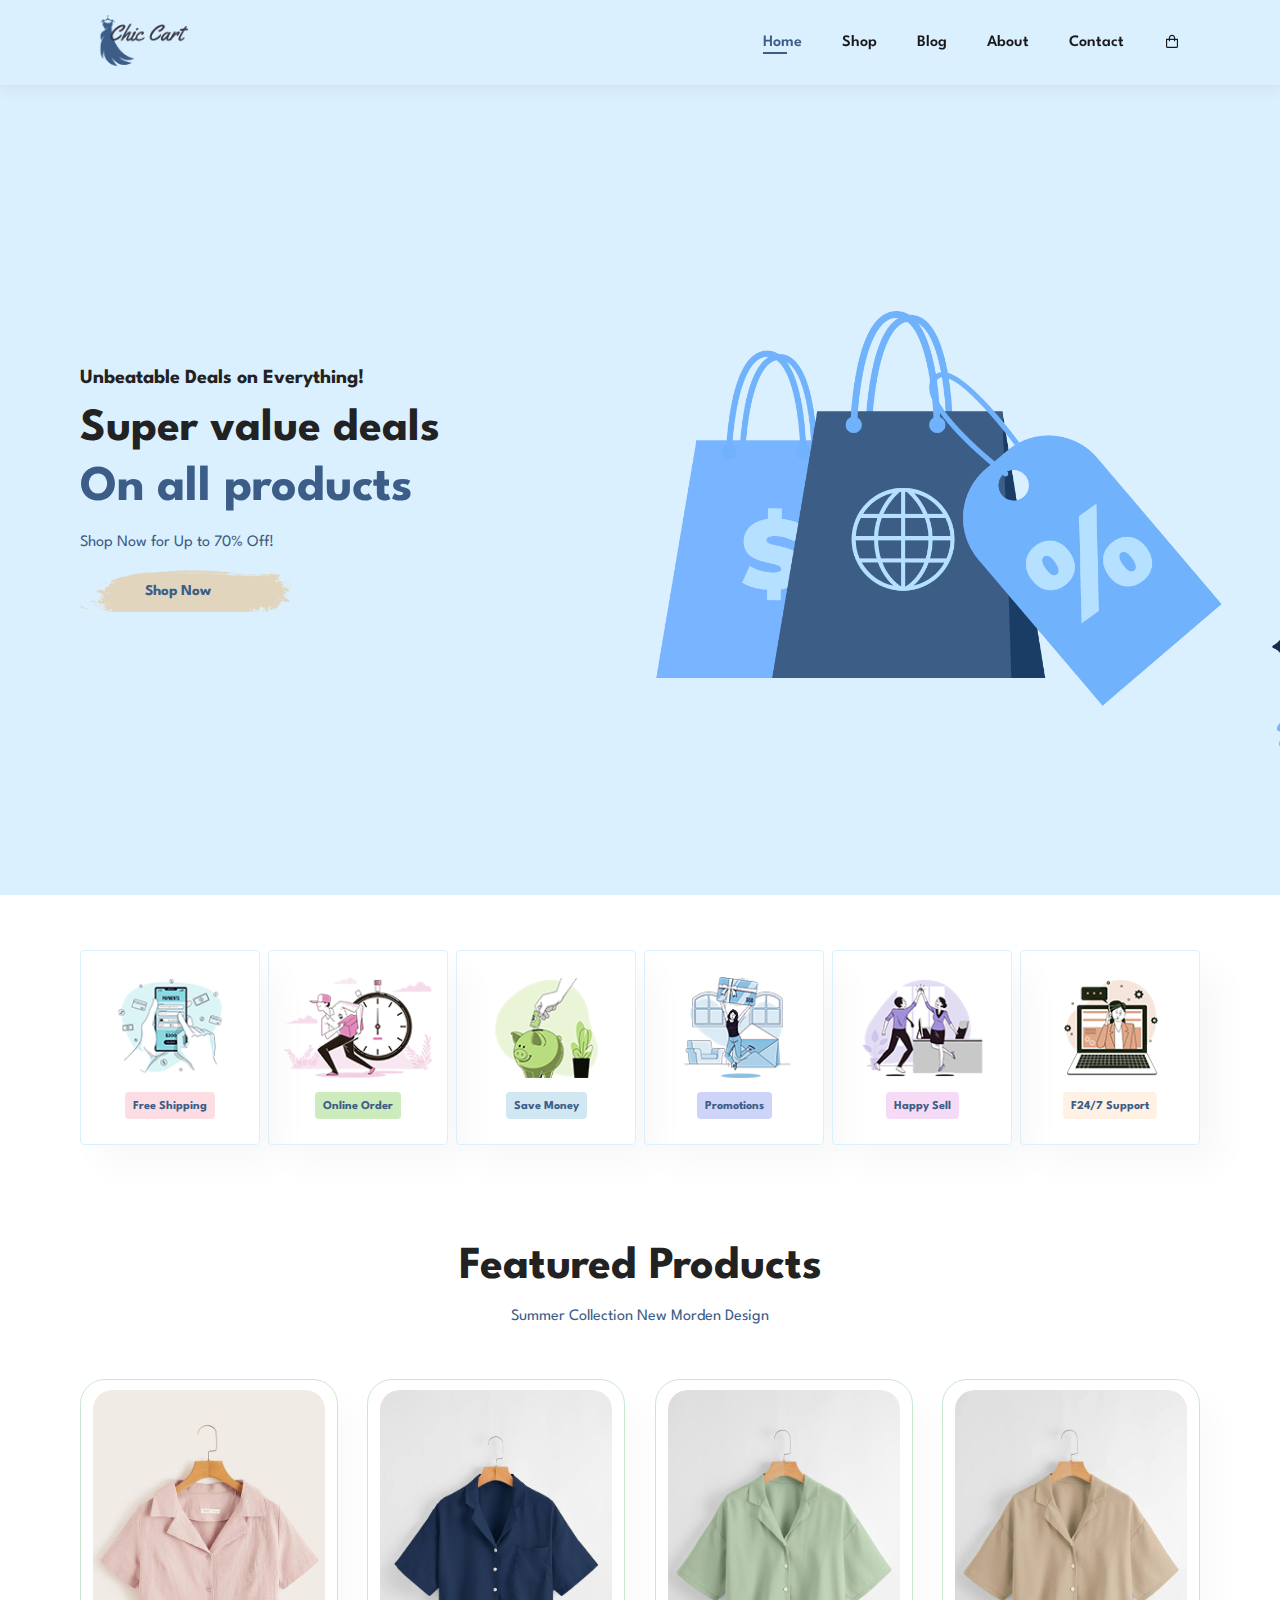
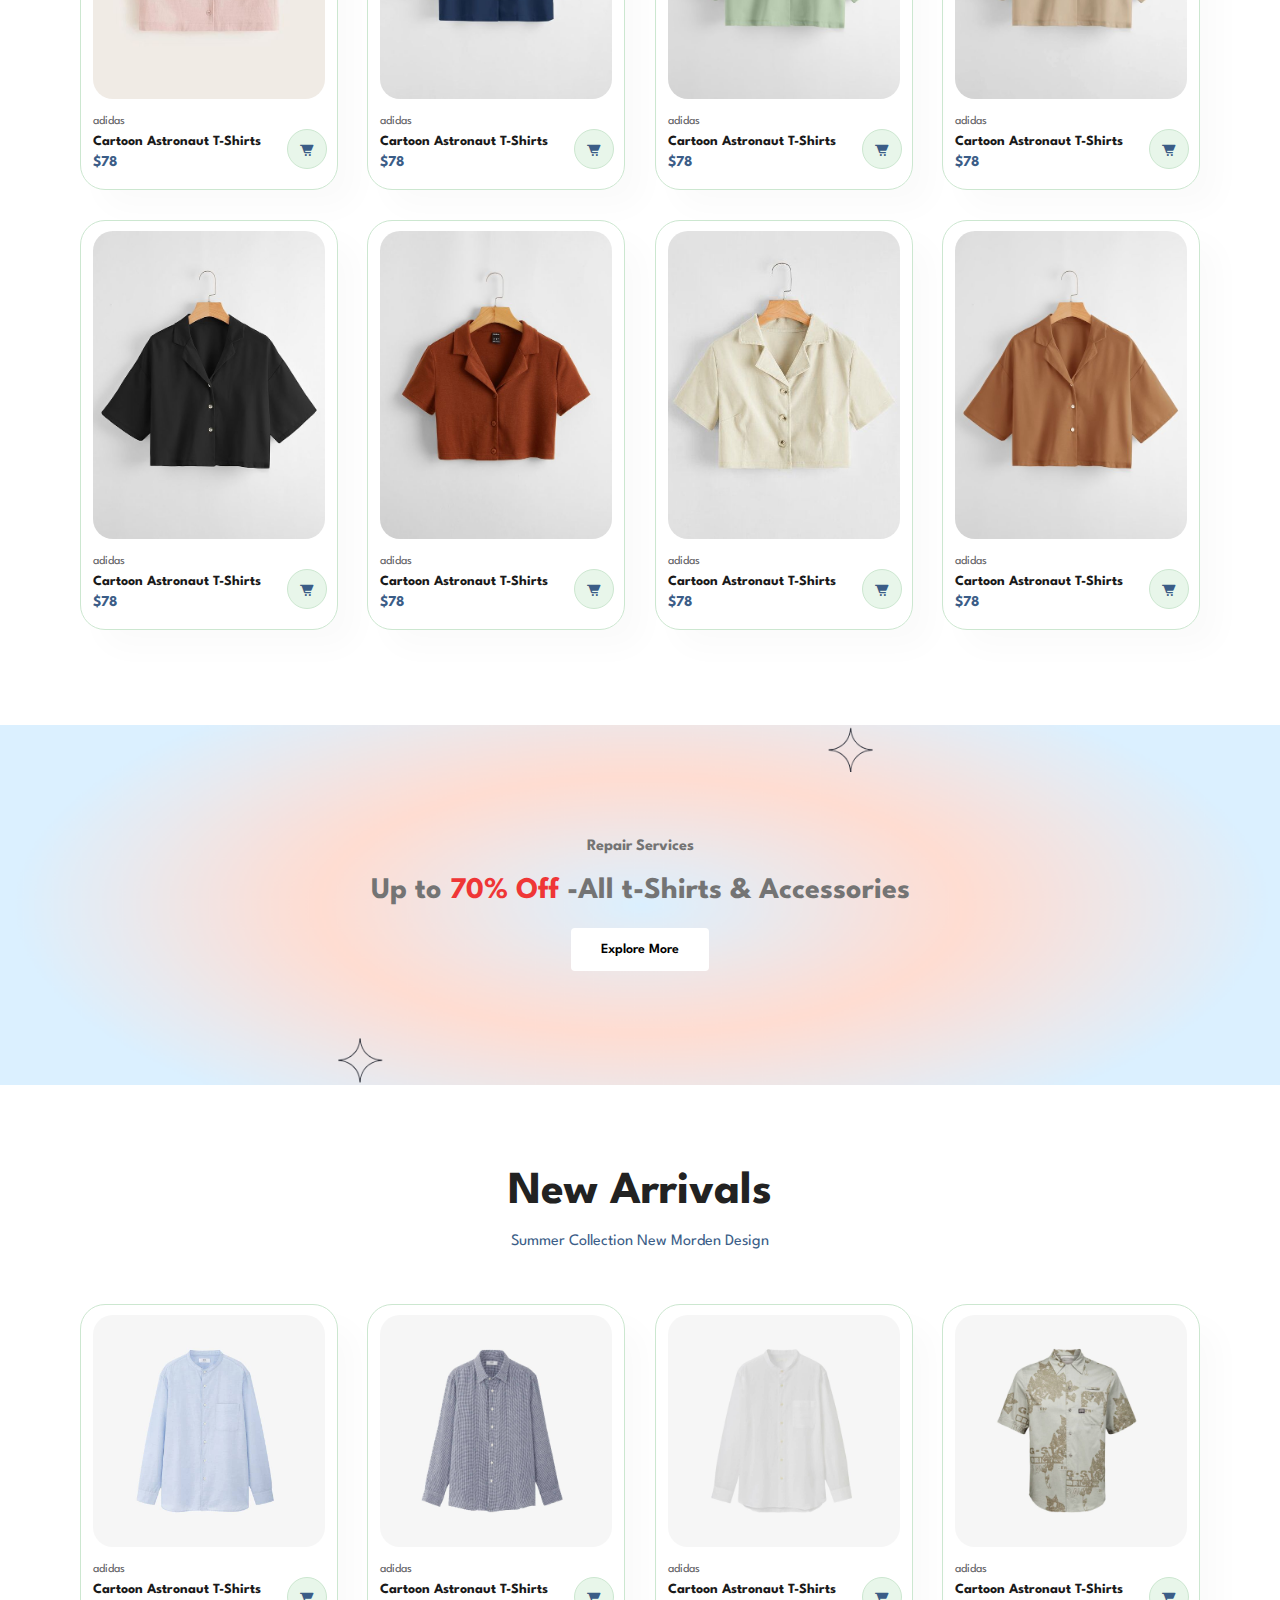
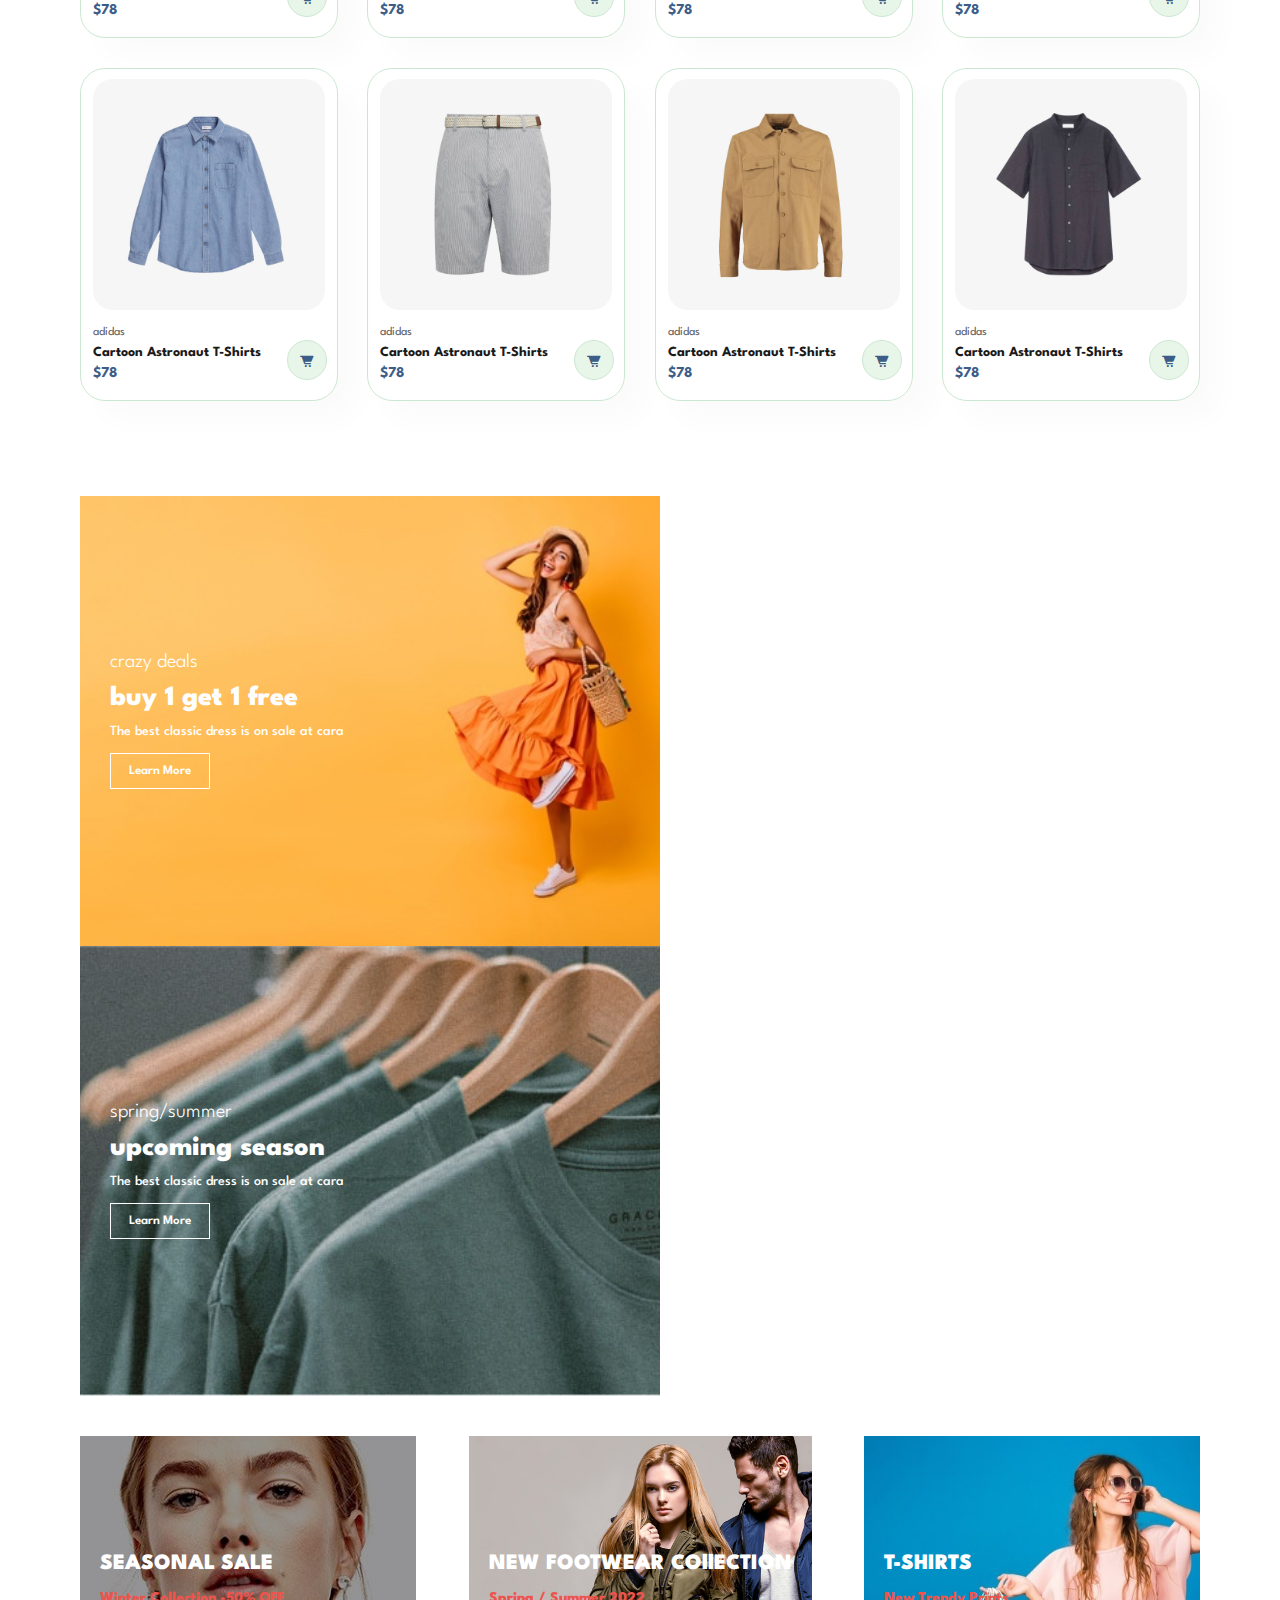
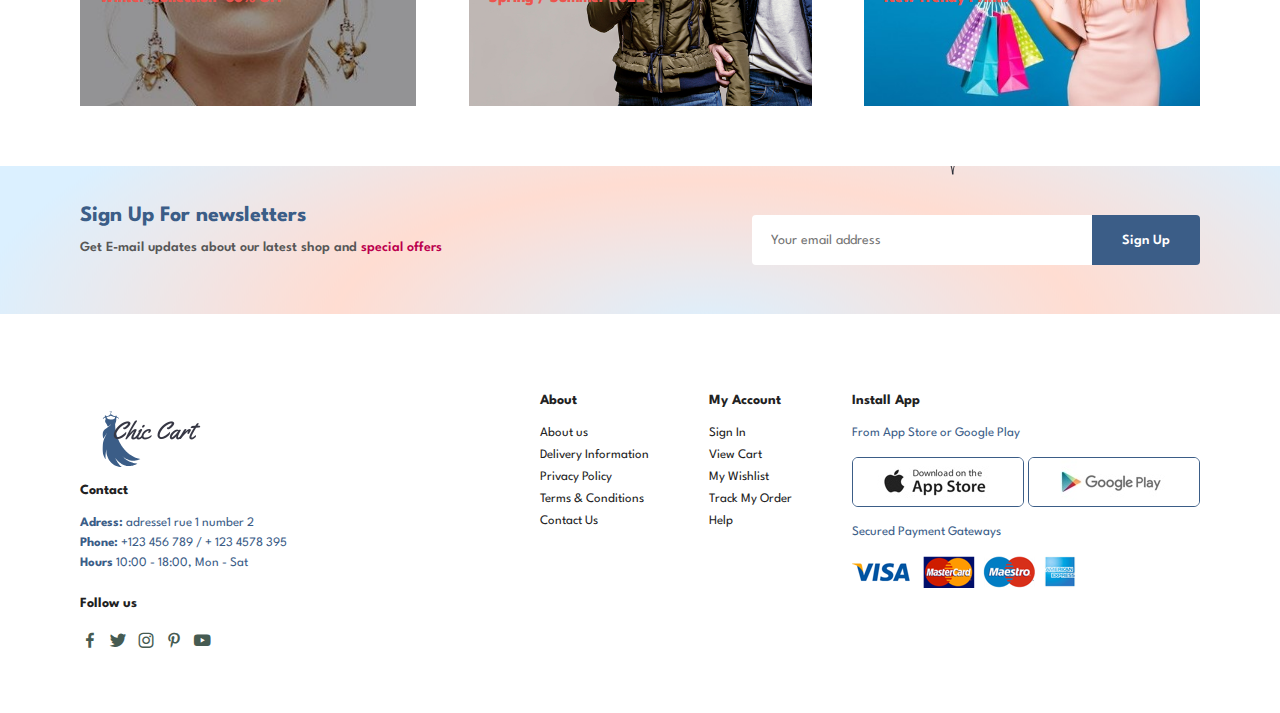
<file: index.html>
<!DOCTYPE html>
<html lang="en">

    <head>
        <meta charset="UTF-8">
        <meta http-equiv="X-UA-Compatible" content="IE=edge">
        <meta name="viewport" content="width=device-width, initial-scale=1.0">
        <title>ChicCart Ecommerce Website</title>
        <link rel="stylesheet" href="style.css">
        <link href='https://unpkg.com/boxicons@2.1.4/css/boxicons.min.css' rel='stylesheet'>

    </head>

    <body>

        <section id="header">
            <a href="#"><img src="img/logo.png" class="logo" alt=""></a>
            <div>
                <ul id="navbar">
                    <li><a class="active" href="index.html">Home</a></li>
                    <li><a href="shop.html">Shop</a></li>
                    <li><a href="blog.html">Blog</a></li>
                    <li><a href="about.html">About</a></li>
                    <li><a href="contact.html">Contact</a></li>
                    <li id="lg-bag"><a href="cart.html"><i class='bx bx-shopping-bag'></i></a></li>
                    <a href="#" id="close"><i class='bx bx-x'></i></a>
                    
                </ul>
            </div>
            <div id="mobile">
                <a href="cart.html"><i class='bx bx-shopping-bag'></i></a>
                <i id="bar" class='bx bx-menu'></i>
            </div>
        </section>

        <section id="hero">
            <h4>Unbeatable Deals on Everything!</h4>
            <h2>Super value deals</h2>
            <h1>On all products</h1>
            <p>Shop Now for Up to 70% Off!</p>
            <button>Shop Now</button>
        </section>

        <section id="feature" class="section-p1">
            <div class="fe-box">
                <img src="img/features/f1.png" alt="">
                <h6>Free Shipping</h6>
            </div>
            <div class="fe-box">
                <img src="img/features/f2.png" alt="">
                <h6>Online Order</h6>
            </div>
            <div class="fe-box">
                <img src="img/features/f3.png" alt="">
                <h6>Save Money</h6>
            </div>
            <div class="fe-box">
                <img src="img/features/f4.png" alt="">
                <h6>Promotions</h6>
            </div>
            <div class="fe-box">
                <img src="img/features/f5.png" alt="">
                <h6>Happy Sell</h6>
            </div>
            <div class="fe-box">
                <img src="img/features/f6.png" alt="">
                <h6>F24/7 Support</h6>
            </div>
        </section>

        <section id="product1" class="section-p1">
            <h2>Featured Products</h2>
            <p>Summer Collection New Morden Design</p>
            <div class="Pro-container">
                <div class="pro">
                    <img src="img/products/f1.jpg" alt="">
                    <div class="des">
                        <span>adidas</span>
                        <h5>Cartoon Astronaut T-Shirts</h5>
                        <div class="star">
                            <i class="fas fa-star"></i>
                            <i class="fas fa-star"></i>
                            <i class="fas fa-star"></i>
                            <i class="fas fa-star"></i>
                            <i class="fas fa-star"></i>
                        </div>
                        <h4>$78</h4>
                    </div>
                    <a href="#"><i class='bx bxs-cart-alt cart'></i></a>
                </div>
                <div class="pro">
                    <img src="img/products/f2.jpg" alt="">
                    <div class="des">
                        <span>adidas</span>
                        <h5>Cartoon Astronaut T-Shirts</h5>
                        <div class="star">
                            <i class="fas fa-star"></i>
                            <i class="fas fa-star"></i>
                            <i class="fas fa-star"></i>
                            <i class="fas fa-star"></i>
                            <i class="fas fa-star"></i>
                        </div>
                        <h4>$78</h4>
                    </div>
                    <a href="#"><i class='bx bxs-cart-alt cart'></i></a>
                </div>
                <div class="pro">
                    <img src="img/products/f3.jpg" alt="">
                    <div class="des">
                        <span>adidas</span>
                        <h5>Cartoon Astronaut T-Shirts</h5>
                        <div class="star">
                            <i class="fas fa-star"></i>
                            <i class="fas fa-star"></i>
                            <i class="fas fa-star"></i>
                            <i class="fas fa-star"></i>
                            <i class="fas fa-star"></i>
                        </div>
                        <h4>$78</h4>
                    </div>
                    <a href="#"><i class='bx bxs-cart-alt cart'></i></a>
                </div>
                <div class="pro">
                    <img src="img/products/f4.jpg" alt="">
                    <div class="des">
                        <span>adidas</span>
                        <h5>Cartoon Astronaut T-Shirts</h5>
                        <div class="star">
                            <i class="fas fa-star"></i>
                            <i class="fas fa-star"></i>
                            <i class="fas fa-star"></i>
                            <i class="fas fa-star"></i>
                            <i class="fas fa-star"></i>
                        </div>
                        <h4>$78</h4>
                    </div>
                    <a href="#"><i class='bx bxs-cart-alt cart'></i></a>
                </div>
                <div class="pro">
                    <img src="img/products/f5.jpg" alt="">
                    <div class="des">
                        <span>adidas</span>
                        <h5>Cartoon Astronaut T-Shirts</h5>
                        <div class="star">
                            <i class="fas fa-star"></i>
                            <i class="fas fa-star"></i>
                            <i class="fas fa-star"></i>
                            <i class="fas fa-star"></i>
                            <i class="fas fa-star"></i>
                        </div>
                        <h4>$78</h4>
                    </div>
                    <a href="#"><i class='bx bxs-cart-alt cart'></i></a>
                </div>
                <div class="pro">
                    <img src="img/products/f6.jpg" alt="">
                    <div class="des">
                        <span>adidas</span>
                        <h5>Cartoon Astronaut T-Shirts</h5>
                        <div class="star">
                            <i class="fas fa-star"></i>
                            <i class="fas fa-star"></i>
                            <i class="fas fa-star"></i>
                            <i class="fas fa-star"></i>
                            <i class="fas fa-star"></i>
                        </div>
                        <h4>$78</h4>
                    </div>
                    <a href="#"><i class='bx bxs-cart-alt cart'></i></a>
                </div>
                <div class="pro">
                    <img src="img/products/f7.jpg" alt="">
                    <div class="des">
                        <span>adidas</span>
                        <h5>Cartoon Astronaut T-Shirts</h5>
                        <div class="star">
                            <i class="fas fa-star"></i>
                            <i class="fas fa-star"></i>
                            <i class="fas fa-star"></i>
                            <i class="fas fa-star"></i>
                            <i class="fas fa-star"></i>
                        </div>
                        <h4>$78</h4>
                    </div>
                    <a href="#"><i class='bx bxs-cart-alt cart'></i></a>
                </div>
                <div class="pro">
                    <img src="img/products/f8.jpg" alt="">
                    <div class="des">
                        <span>adidas</span>
                        <h5>Cartoon Astronaut T-Shirts</h5>
                        <div class="star">
                            <i class="fas fa-star"></i>
                            <i class="fas fa-star"></i>
                            <i class="fas fa-star"></i>
                            <i class="fas fa-star"></i>
                            <i class="fas fa-star"></i>
                        </div>
                        <h4>$78</h4>
                    </div>
                    <a href="#"><i class='bx bxs-cart-alt cart'></i></a>
                </div>
            </div>
        </section>

        <section id="banner" class="section-m1">
            <h4>Repair Services</h4>
            <h2>Up to <span>70% Off</span> -All t-Shirts & Accessories</h2>
            <button class="normal">Explore More</button>
        </section>

        <section id="product1" class="section-p1">
            <h2>New Arrivals</h2>
            <p>Summer Collection New Morden Design</p>
            <div class="Pro-container">
                <div class="pro">
                    <img src="img/products/n1.jpg" alt="">
                    <div class="des">
                        <span>adidas</span>
                        <h5>Cartoon Astronaut T-Shirts</h5>
                        <div class="star">
                            <i class="fas fa-star"></i>
                            <i class="fas fa-star"></i>
                            <i class="fas fa-star"></i>
                            <i class="fas fa-star"></i>
                            <i class="fas fa-star"></i>
                        </div>
                        <h4>$78</h4>
                    </div>
                    <a href="#"><i class='bx bxs-cart-alt cart'></i></a>
                </div>
                <div class="pro">
                    <img src="img/products/n2.jpg" alt="">
                    <div class="des">
                        <span>adidas</span>
                        <h5>Cartoon Astronaut T-Shirts</h5>
                        <div class="star">
                            <i class="fas fa-star"></i>
                            <i class="fas fa-star"></i>
                            <i class="fas fa-star"></i>
                            <i class="fas fa-star"></i>
                            <i class="fas fa-star"></i>
                        </div>
                        <h4>$78</h4>
                    </div>
                    <a href="#"><i class='bx bxs-cart-alt cart'></i></a>
                </div>
                <div class="pro">
                    <img src="img/products/n3.jpg" alt="">
                    <div class="des">
                        <span>adidas</span>
                        <h5>Cartoon Astronaut T-Shirts</h5>
                        <div class="star">
                            <i class="fas fa-star"></i>
                            <i class="fas fa-star"></i>
                            <i class="fas fa-star"></i>
                            <i class="fas fa-star"></i>
                            <i class="fas fa-star"></i>
                        </div>
                        <h4>$78</h4>
                    </div>
                    <a href="#"><i class='bx bxs-cart-alt cart'></i></a>
                </div>
                <div class="pro">
                    <img src="img/products/n4.jpg" alt="">
                    <div class="des">
                        <span>adidas</span>
                        <h5>Cartoon Astronaut T-Shirts</h5>
                        <div class="star">
                            <i class="fas fa-star"></i>
                            <i class="fas fa-star"></i>
                            <i class="fas fa-star"></i>
                            <i class="fas fa-star"></i>
                            <i class="fas fa-star"></i>
                        </div>
                        <h4>$78</h4>
                    </div>
                    <a href="#"><i class='bx bxs-cart-alt cart'></i></a>
                </div>
                <div class="pro">
                    <img src="img/products/n5.jpg" alt="">
                    <div class="des">
                        <span>adidas</span>
                        <h5>Cartoon Astronaut T-Shirts</h5>
                        <div class="star">
                            <i class="fas fa-star"></i>
                            <i class="fas fa-star"></i>
                            <i class="fas fa-star"></i>
                            <i class="fas fa-star"></i>
                            <i class="fas fa-star"></i>
                        </div>
                        <h4>$78</h4>
                    </div>
                    <a href="#"><i class='bx bxs-cart-alt cart'></i></a>
                </div>
                <div class="pro">
                    <img src="img/products/n6.jpg" alt="">
                    <div class="des">
                        <span>adidas</span>
                        <h5>Cartoon Astronaut T-Shirts</h5>
                        <div class="star">
                            <i class="fas fa-star"></i>
                            <i class="fas fa-star"></i>
                            <i class="fas fa-star"></i>
                            <i class="fas fa-star"></i>
                            <i class="fas fa-star"></i>
                        </div>
                        <h4>$78</h4>
                    </div>
                    <a href="#"><i class='bx bxs-cart-alt cart'></i></a>
                </div>
                <div class="pro">
                    <img src="img/products/n7.jpg" alt="">
                    <div class="des">
                        <span>adidas</span>
                        <h5>Cartoon Astronaut T-Shirts</h5>
                        <div class="star">
                            <i class="fas fa-star"></i>
                            <i class="fas fa-star"></i>
                            <i class="fas fa-star"></i>
                            <i class="fas fa-star"></i>
                            <i class="fas fa-star"></i>
                        </div>
                        <h4>$78</h4>
                    </div>
                    <a href="#"><i class='bx bxs-cart-alt cart'></i></a>
                </div>
                <div class="pro">
                    <img src="img/products/n8.jpg" alt="">
                    <div class="des">
                        <span>adidas</span>
                        <h5>Cartoon Astronaut T-Shirts</h5>
                        <div class="star">
                            <i class="fas fa-star"></i>
                            <i class="fas fa-star"></i>
                            <i class="fas fa-star"></i>
                            <i class="fas fa-star"></i>
                            <i class="fas fa-star"></i>
                        </div>
                        <h4>$78</h4>
                    </div>
                    <a href="#"><i class='bx bxs-cart-alt cart'></i></a>
                </div>
            </div>
        </section>
 
        <section id="sm-banner" class="section-p1">
            <div class="banner-box">
                <h4>crazy deals</h4>
                <h2>buy 1 get 1 free</h2>
                <span>The best classic dress is on sale at cara</span>
                <button class="white">Learn More</button>
            </div>
            <div class="banner-box banner-box2">
                <h4>spring/summer</h4>
                <h2>upcoming season</h2>
                <span>The best classic dress is on sale at cara</span>
                <button class="white">Learn More</button>
            </div>
        </section>

        <section id="banner3">
            <div class="banner-box">
                <h2>SEASONAL SALE</h2>
                <h3>Winter Collection -50% OFF </h3>
            </div>
            <div class="banner-box banner-box2">
                <h2>NEW FOOTWEAR COllECTION</h2>
                <h3>Spring / Summer 2022</h3>
            </div>
            <div class="banner-box banner-box3">
                <h2>T-SHIRTS</h2>
                <h3>New Trendy Prints</h3>
            </div>
        </section>

        <section id="newsletter" class="section-p1 section-m1">
            <div class="newstext">
                <h4>Sign Up For newsletters</h4>
                <p>Get E-mail updates about our latest shop and <span>special offers</span> </p>
            </div>
            <div class="form">
                <input type="text" placeholder="Your email address">
                <button class="normal">Sign Up</button>
            </div>
        </section>

        <footer class="section-p1">
            <div class="col">
                <img src="img/logo.png" alt="">
                <h4>Contact</h4>
                <p><strong>Adress:</strong> adresse1 rue 1 number 2</p>
                <p><strong>Phone:</strong> +123 456 789 / + 123 4578 395</p>
                <p><strong>Hours</strong> 10:00 - 18:00, Mon - Sat</p>
                <div class="follow">
                    <h4>Follow us</h4>
                    <div class="icon">
                        <i class='bx bxl-facebook'></i>
                        <i class='bx bxl-twitter'></i>
                        <i class='bx bxl-instagram'></i>
                        <i class='bx bxl-pinterest-alt' ></i>
                        <i class='bx bxl-youtube' ></i>
                    </div>
                </div>
            </div>

            <div class="col">
                <h4>About</h4>
                <a href="#">About us</a>
                <a href="#">Delivery Information</a>
                <a href="#">Privacy Policy</a>
                <a href="#">Terms & Conditions</a>
                <a href="#">Contact Us</a>
            </div>

            <div class="col">
                <h4>My Account</h4>
                <a href="#">Sign In</a>
                <a href="#">View Cart</a>
                <a href="#">My Wishlist</a>
                <a href="#">Track My Order</a>
                <a href="#">Help</a>
            </div>

            <div class="col install">
                <h4>Install App</h4>
                <p>From App Store or Google Play</p>
                <div class="row">
                    <img src="img/pay/app.jpg" alt="">
                    <img src="img/pay/play.jpg" alt="">
                </div>
                <p>Secured Payment Gateways</p>
                <img src="img/pay/pay.png" alt="">
            </div>
          
        </footer>

        <script src="script.js"></script>
    </body>

</html>
</file>
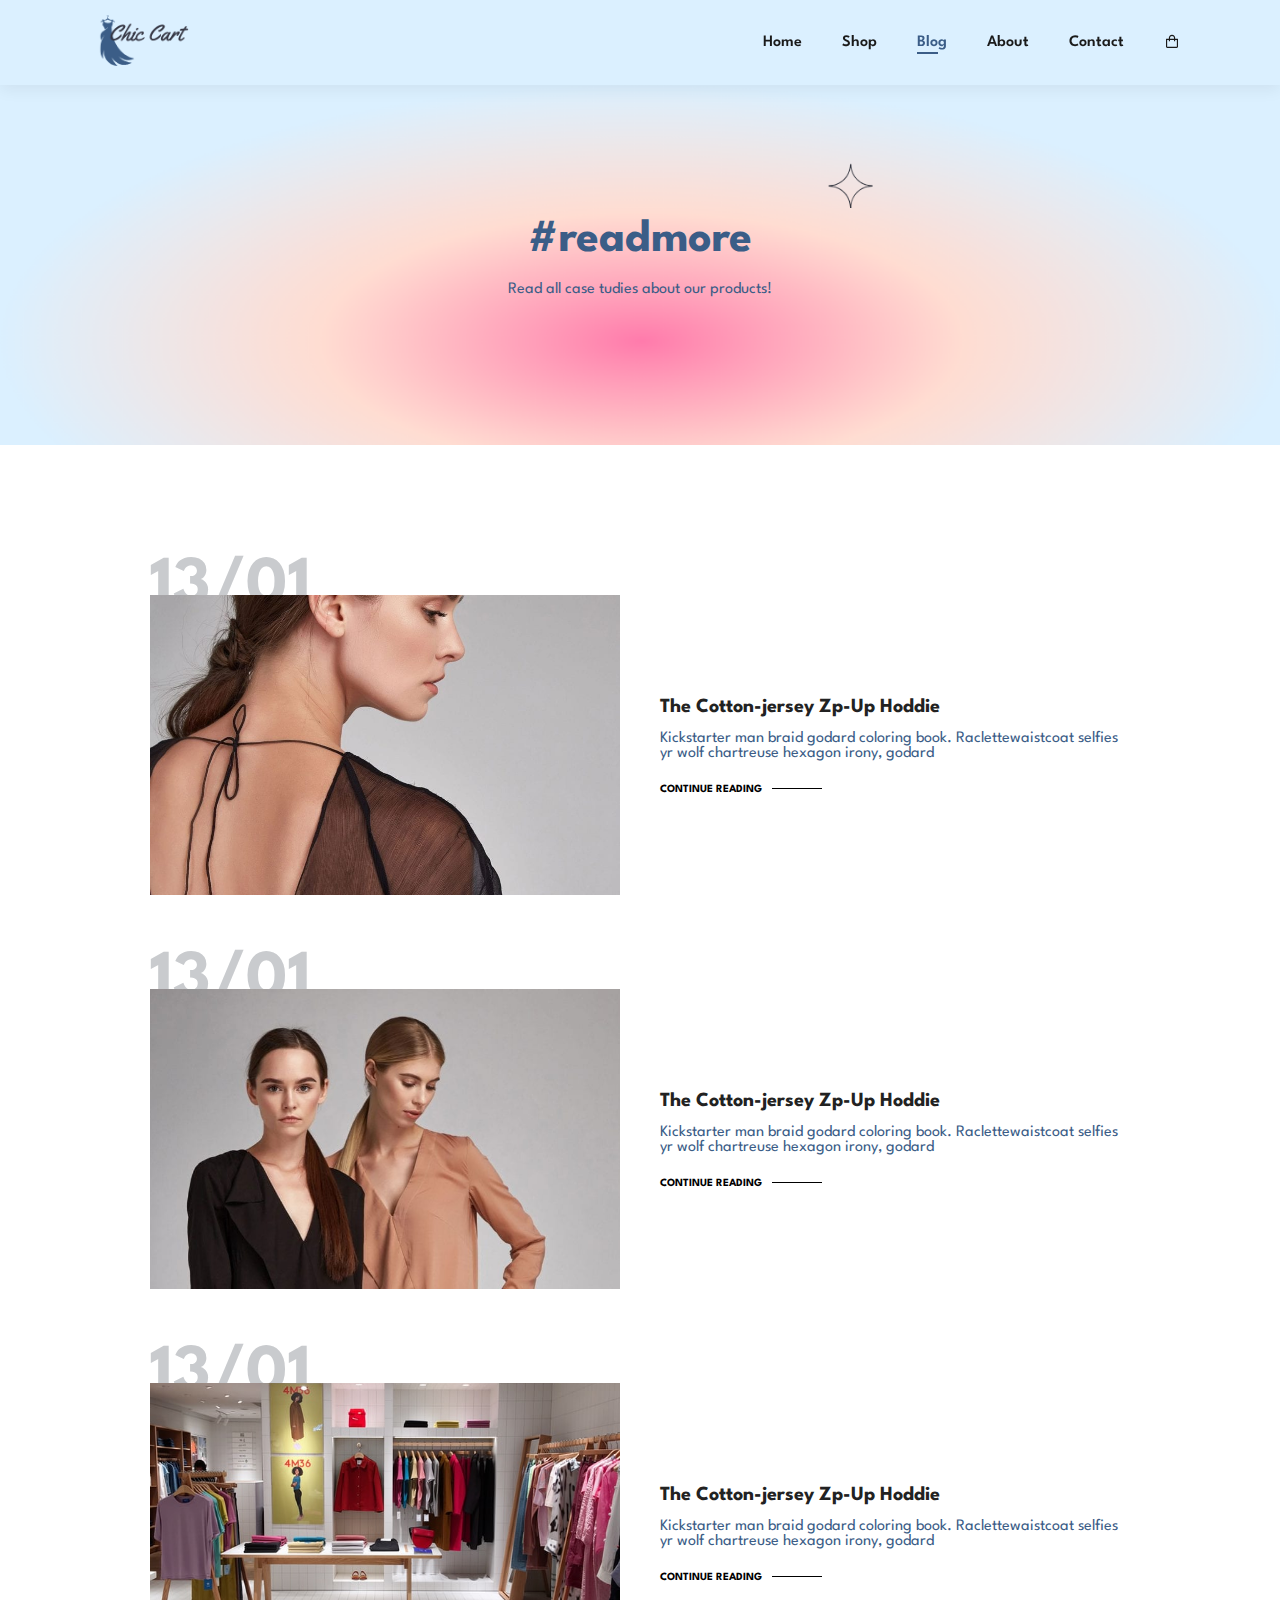
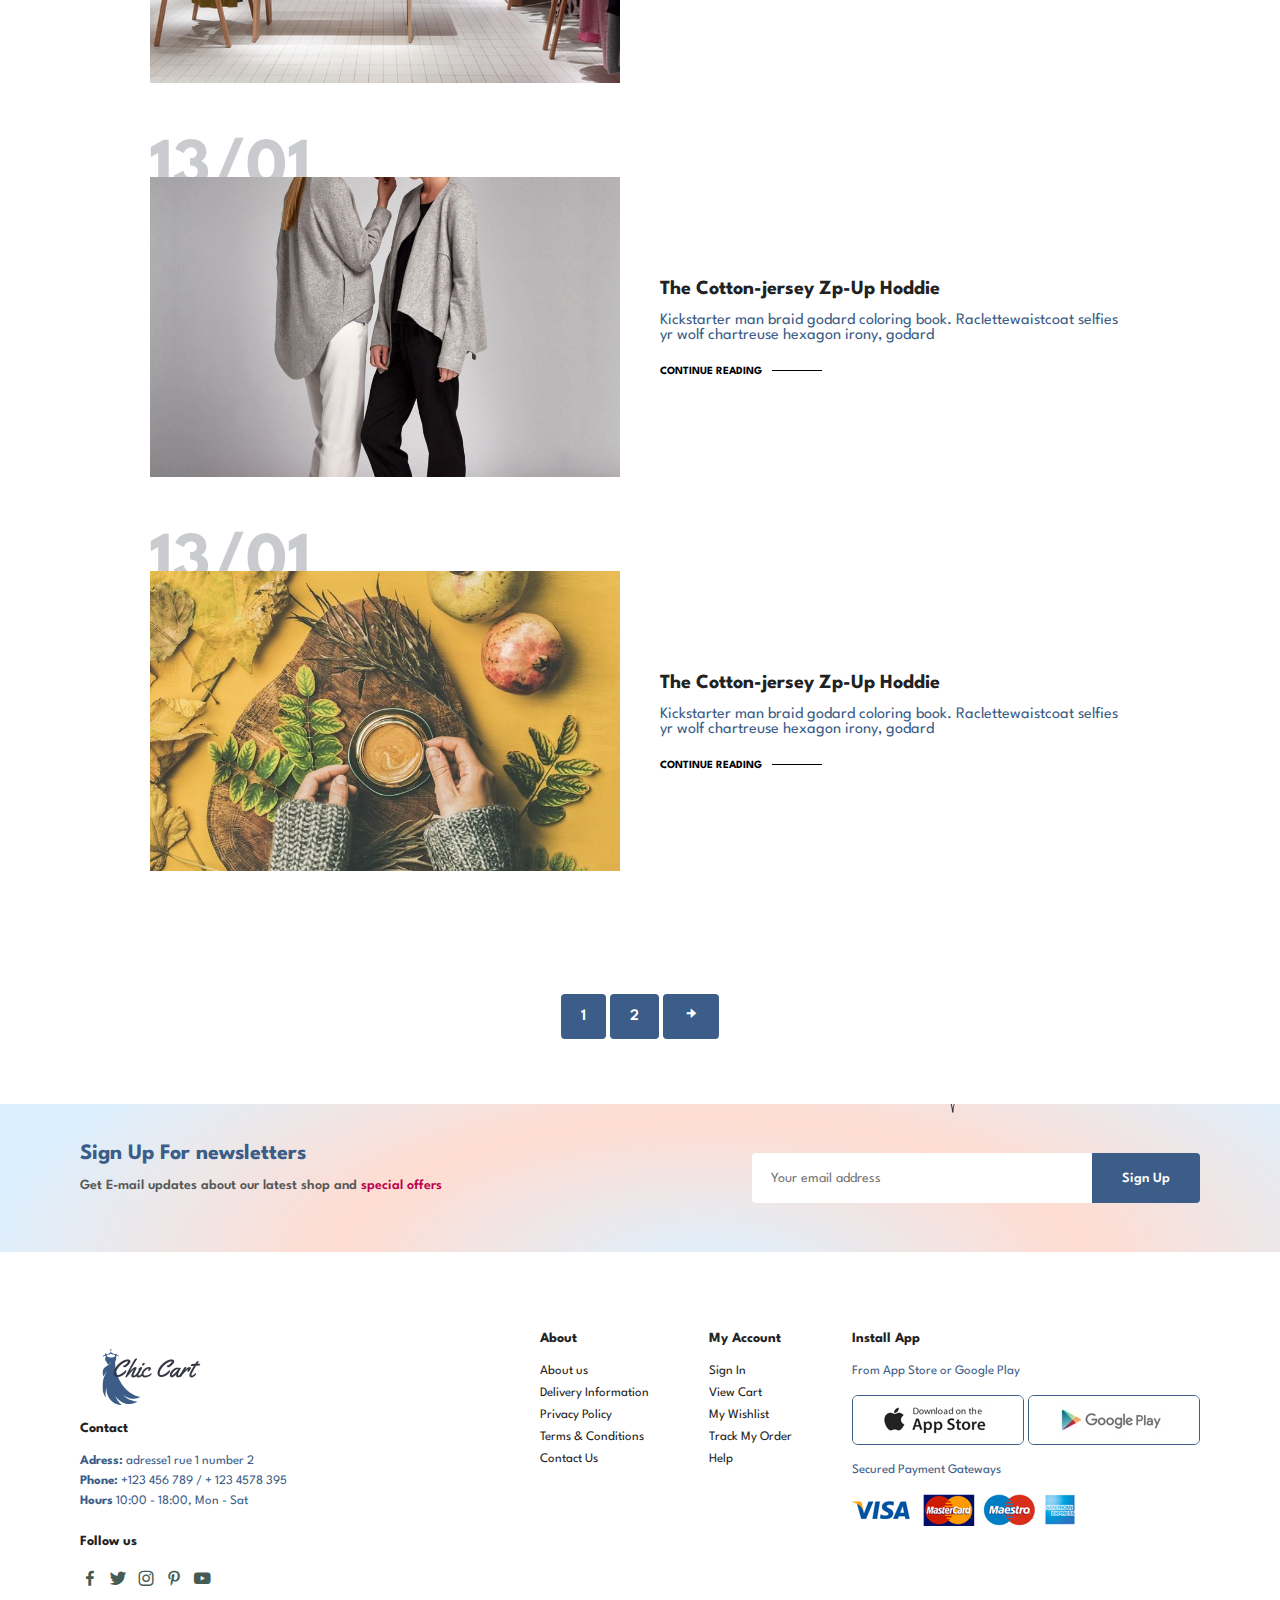
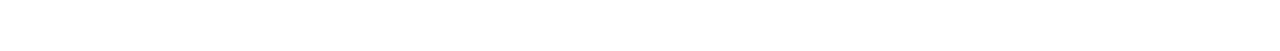
<file: blog.html>
<!DOCTYPE html>
<html lang="en">

    <head>
        <meta charset="UTF-8">
        <meta http-equiv="X-UA-Compatible" content="IE=edge">
        <meta name="viewport" content="width=device-width, initial-scale=1.0">
        <title>ChicCart Ecommerce Website</title>
        <link rel="stylesheet" href="style.css">
        <link href='https://unpkg.com/boxicons@2.1.4/css/boxicons.min.css' rel='stylesheet'>

    </head>

    <body>

        <section id="header">
            <a href="#"><img src="img/logo.png" class="logo" alt=""></a>
            <div>
                <ul id="navbar">
                    <li><a href="index.html">Home</a></li>
                    <li><a href="shop.html">Shop</a></li>
                    <li><a class="active" href="blog.html">Blog</a></li>
                    <li><a href="about.html">About</a></li>
                    <li><a href="contact.html">Contact</a></li>
                    <li id="lg-bag"><a href="cart.html"><i class='bx bx-shopping-bag'></i></a></li>
                    <a href="#" id="close"><i class='bx bx-x'></i></a>
                    
                </ul>
            </div>
            <div id="mobile">
                <a href="cart.html"><i class='bx bx-shopping-bag'></i></a>
                <i id="bar" class='bx bx-menu'></i>
            </div>
        </section>

        <section id="page-header" class="blog-header">
            <h2>#readmore</h2>
            <p>Read all case tudies about our products!</p>
        </section>

        <section id="blog">
            <div class="blog-box">
                <div class="blog-img">
                    <img src="img/blog/b1.jpg" alt="">
                </div>
                <div class="blog-details">
                    <h4>The Cotton-jersey Zp-Up Hoddie</h4>
                    <p>Kickstarter man braid godard coloring book. Raclettewaistcoat selfies yr 
                    wolf chartreuse hexagon irony, godard
                    </p>
                    <a href="#">CONTINUE READING</a>
                </div>
                <h1>13/01</h1>
            </div>
            <div class="blog-box">
                <div class="blog-img">
                    <img src="img/blog/b2.jpg" alt="">
                </div>
                <div class="blog-details">
                    <h4>The Cotton-jersey Zp-Up Hoddie</h4>
                    <p>Kickstarter man braid godard coloring book. Raclettewaistcoat selfies yr 
                    wolf chartreuse hexagon irony, godard
                    </p>
                    <a href="#">CONTINUE READING</a>
                </div>
                <h1>13/01</h1>
            </div>
            <div class="blog-box">
                <div class="blog-img">
                    <img src="img/blog/b3.jpg" alt="">
                </div>
                <div class="blog-details">
                    <h4>The Cotton-jersey Zp-Up Hoddie</h4>
                    <p>Kickstarter man braid godard coloring book. Raclettewaistcoat selfies yr 
                    wolf chartreuse hexagon irony, godard
                    </p>
                    <a href="#">CONTINUE READING</a>
                </div>
                <h1>13/01</h1>
            </div>
            <div class="blog-box">
                <div class="blog-img">
                    <img src="img/blog/b4.jpg" alt="">
                </div>
                <div class="blog-details">
                    <h4>The Cotton-jersey Zp-Up Hoddie</h4>
                    <p>Kickstarter man braid godard coloring book. Raclettewaistcoat selfies yr 
                    wolf chartreuse hexagon irony, godard
                    </p>
                    <a href="#">CONTINUE READING</a>
                </div>
                <h1>13/01</h1>
            </div>
            <div class="blog-box">
                <div class="blog-img">
                    <img src="img/blog/b6.jpg" alt="">
                </div>
                <div class="blog-details">
                    <h4>The Cotton-jersey Zp-Up Hoddie</h4>
                    <p>Kickstarter man braid godard coloring book. Raclettewaistcoat selfies yr 
                    wolf chartreuse hexagon irony, godard
                    </p>
                    <a href="#">CONTINUE READING</a>
                </div>
                <h1>13/01</h1>
            </div>
        </section>


        <section id="pagination" class="section-p1">
            <a href="#">1</a>
            <a href="#">2</a>
            <a href="#"><i class='bx bxs-right-arrow-alt'></i></a>
        </section>

        <section id="newsletter" class="section-p1 section-m1">
            <div class="newstext">
                <h4>Sign Up For newsletters</h4>
                <p>Get E-mail updates about our latest shop and <span>special offers</span> </p>
            </div>
            <div class="form">
                <input type="text" placeholder="Your email address">
                <button class="normal">Sign Up</button>
            </div>
        </section>

        <footer class="section-p1">
            <div class="col">
                <img src="img/logo.png" alt="">
                <h4>Contact</h4>
                <p><strong>Adress:</strong> adresse1 rue 1 number 2</p>
                <p><strong>Phone:</strong> +123 456 789 / + 123 4578 395</p>
                <p><strong>Hours</strong> 10:00 - 18:00, Mon - Sat</p>
                <div class="follow">
                    <h4>Follow us</h4>
                    <div class="icon">
                        <i class='bx bxl-facebook'></i>
                        <i class='bx bxl-twitter'></i>
                        <i class='bx bxl-instagram'></i>
                        <i class='bx bxl-pinterest-alt' ></i>
                        <i class='bx bxl-youtube' ></i>
                    </div>
                </div>
            </div>

            <div class="col">
                <h4>About</h4>
                <a href="#">About us</a>
                <a href="#">Delivery Information</a>
                <a href="#">Privacy Policy</a>
                <a href="#">Terms & Conditions</a>
                <a href="#">Contact Us</a>
            </div>

            <div class="col">
                <h4>My Account</h4>
                <a href="#">Sign In</a>
                <a href="#">View Cart</a>
                <a href="#">My Wishlist</a>
                <a href="#">Track My Order</a>
                <a href="#">Help</a>
            </div>

            <div class="col install">
                <h4>Install App</h4>
                <p>From App Store or Google Play</p>
                <div class="row">
                    <img src="img/pay/app.jpg" alt="">
                    <img src="img/pay/play.jpg" alt="">
                </div>
                <p>Secured Payment Gateways</p>
                <img src="img/pay/pay.png" alt="">
            </div>
        

        </footer>

        <script src="script.js"></script>
    </body>

</html>
</file>
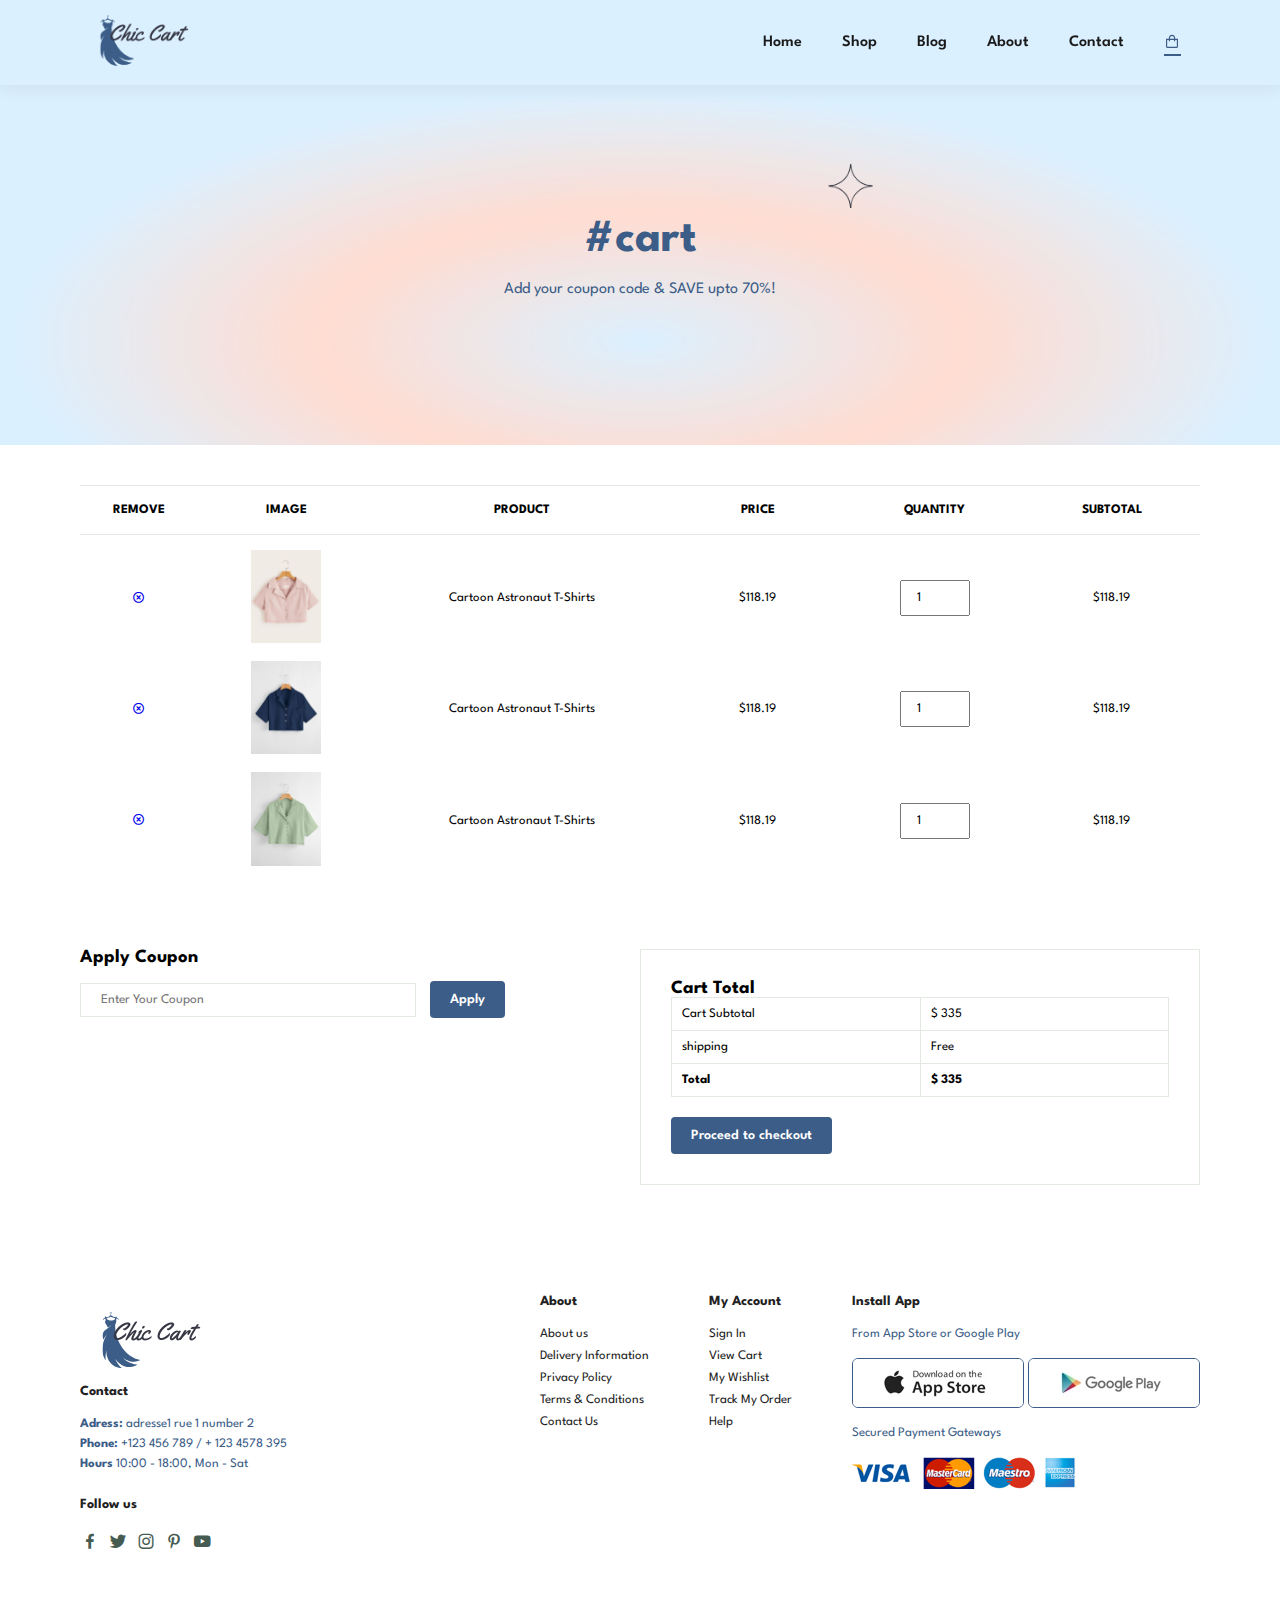
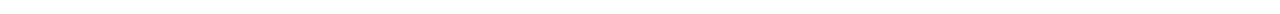
<file: cart.html>
<!DOCTYPE html>
<html lang="en">

    <head>
        <meta charset="UTF-8">
        <meta http-equiv="X-UA-Compatible" content="IE=edge">
        <meta name="viewport" content="width=device-width, initial-scale=1.0">
        <title>ChicCart Ecommerce Website</title>
        <link rel="stylesheet" href="style.css">
        <link href='https://unpkg.com/boxicons@2.1.4/css/boxicons.min.css' rel='stylesheet'>

    </head>

    <body>

        <section id="header">
            <a href="#"><img src="img/logo.png" class="logo" alt=""></a>
            <div>
                <ul id="navbar">
                    <li><a href="index.html">Home</a></li>
                    <li><a href="shop.html">Shop</a></li>
                    <li><a href="blog.html">Blog</a></li>
                    <li><a href="about.html">About</a></li>
                    <li><a  href="contact.html">Contact</a></li>
                    <li id="lg-bag"><a class="active" href="cart.html"><i class='bx bx-shopping-bag'></i></a></li>
                    <a href="#" id="close"><i class='bx bx-x'></i></a>
                    
                </ul>
            </div>
            <div id="mobile">
                <a href="cart.html"><i class='bx bx-shopping-bag'></i></a>
                <i id="bar" class='bx bx-menu'></i>
            </div>
        </section>

        <section id="page-header" class="about-header">
            <h2>#cart</h2>
            <p>Add your coupon code & SAVE upto 70%!</p>
        </section>

        <section id="cart" class="section-p1">
            <table width="100%">
                <thead>
                    <tr>
                        <td>Remove</td>
                        <td>Image</td>
                        <td>Product</td>
                        <td>Price</td>
                        <td>Quantity</td>
                        <td>Subtotal</td>
                    </tr>
                </thead>
                <tbody>
                    <tr>
                        <td><a href="#"><i class='bx bx-x-circle'></i></a></td>
                        <td><img src="img/products/f1.jpg" alt=""></td>
                        <td>Cartoon Astronaut T-Shirts</td>
                        <td>$118.19</td>
                        <td><input type="number" value="1"></td>
                        <td>$118.19</td>
                    </tr>
                    <tr>
                        <td><a href="#"><i class='bx bx-x-circle'></i></a></td>
                        <td><img src="img/products/f2.jpg" alt=""></td>
                        <td>Cartoon Astronaut T-Shirts</td>
                        <td>$118.19</td>
                        <td><input type="number" value="1"></td>
                        <td>$118.19</td>
                    </tr>
                    <tr>
                        <td><a href="#"><i class='bx bx-x-circle'></i></a></td>
                        <td><img src="img/products/f3.jpg" alt=""></td>
                        <td>Cartoon Astronaut T-Shirts</td>
                        <td>$118.19</td>
                        <td><input type="number" value="1"></td>
                        <td>$118.19</td>
                    </tr>
                </tbody>
            </table>
        </section>


        <section id="cart-add"  class="section-p1">
            <div id="coupon">
                <h3>Apply Coupon</h3>
                <div>
                    <input type="text" placeholder="Enter Your Coupon">
                    <button class="normal">Apply</button>
                </div>
            </div>

            <div id="subtotal">
                <h3>Cart Total</h3>
                <table>
                    <tr>
                        <td>Cart Subtotal</td>
                        <td>$ 335</td>
                    </tr>
                    <tr>
                        <td>shipping</td>
                        <td>Free</td>
                    </tr>
                    <tr>
                        <td><strong>Total</strong></td>
                        <td><strong>$ 335</strong></td>
                    </tr>
                </table>
                <button class="normal">Proceed to checkout</button>
            </div>

        </section>


        <footer class="section-p1">
            <div class="col">
                <img src="img/logo.png" alt="">
                <h4>Contact</h4>
                <p><strong>Adress:</strong> adresse1 rue 1 number 2</p>
                <p><strong>Phone:</strong> +123 456 789 / + 123 4578 395</p>
                <p><strong>Hours</strong> 10:00 - 18:00, Mon - Sat</p>
                <div class="follow">
                    <h4>Follow us</h4>
                    <div class="icon">
                        <i class='bx bxl-facebook'></i>
                        <i class='bx bxl-twitter'></i>
                        <i class='bx bxl-instagram'></i>
                        <i class='bx bxl-pinterest-alt' ></i>
                        <i class='bx bxl-youtube' ></i>
                    </div>
                </div>
            </div>

            <div class="col">
                <h4>About</h4>
                <a href="#">About us</a>
                <a href="#">Delivery Information</a>
                <a href="#">Privacy Policy</a>
                <a href="#">Terms & Conditions</a>
                <a href="#">Contact Us</a>
            </div>

            <div class="col">
                <h4>My Account</h4>
                <a href="#">Sign In</a>
                <a href="#">View Cart</a>
                <a href="#">My Wishlist</a>
                <a href="#">Track My Order</a>
                <a href="#">Help</a>
            </div>

            <div class="col install">
                <h4>Install App</h4>
                <p>From App Store or Google Play</p>
                <div class="row">
                    <img src="img/pay/app.jpg" alt="">
                    <img src="img/pay/play.jpg" alt="">
                </div>
                <p>Secured Payment Gateways</p>
                <img src="img/pay/pay.png" alt="">
            </div>
          
        </footer>

        <script src="script.js"></script>
    </body>

</html>
</file>
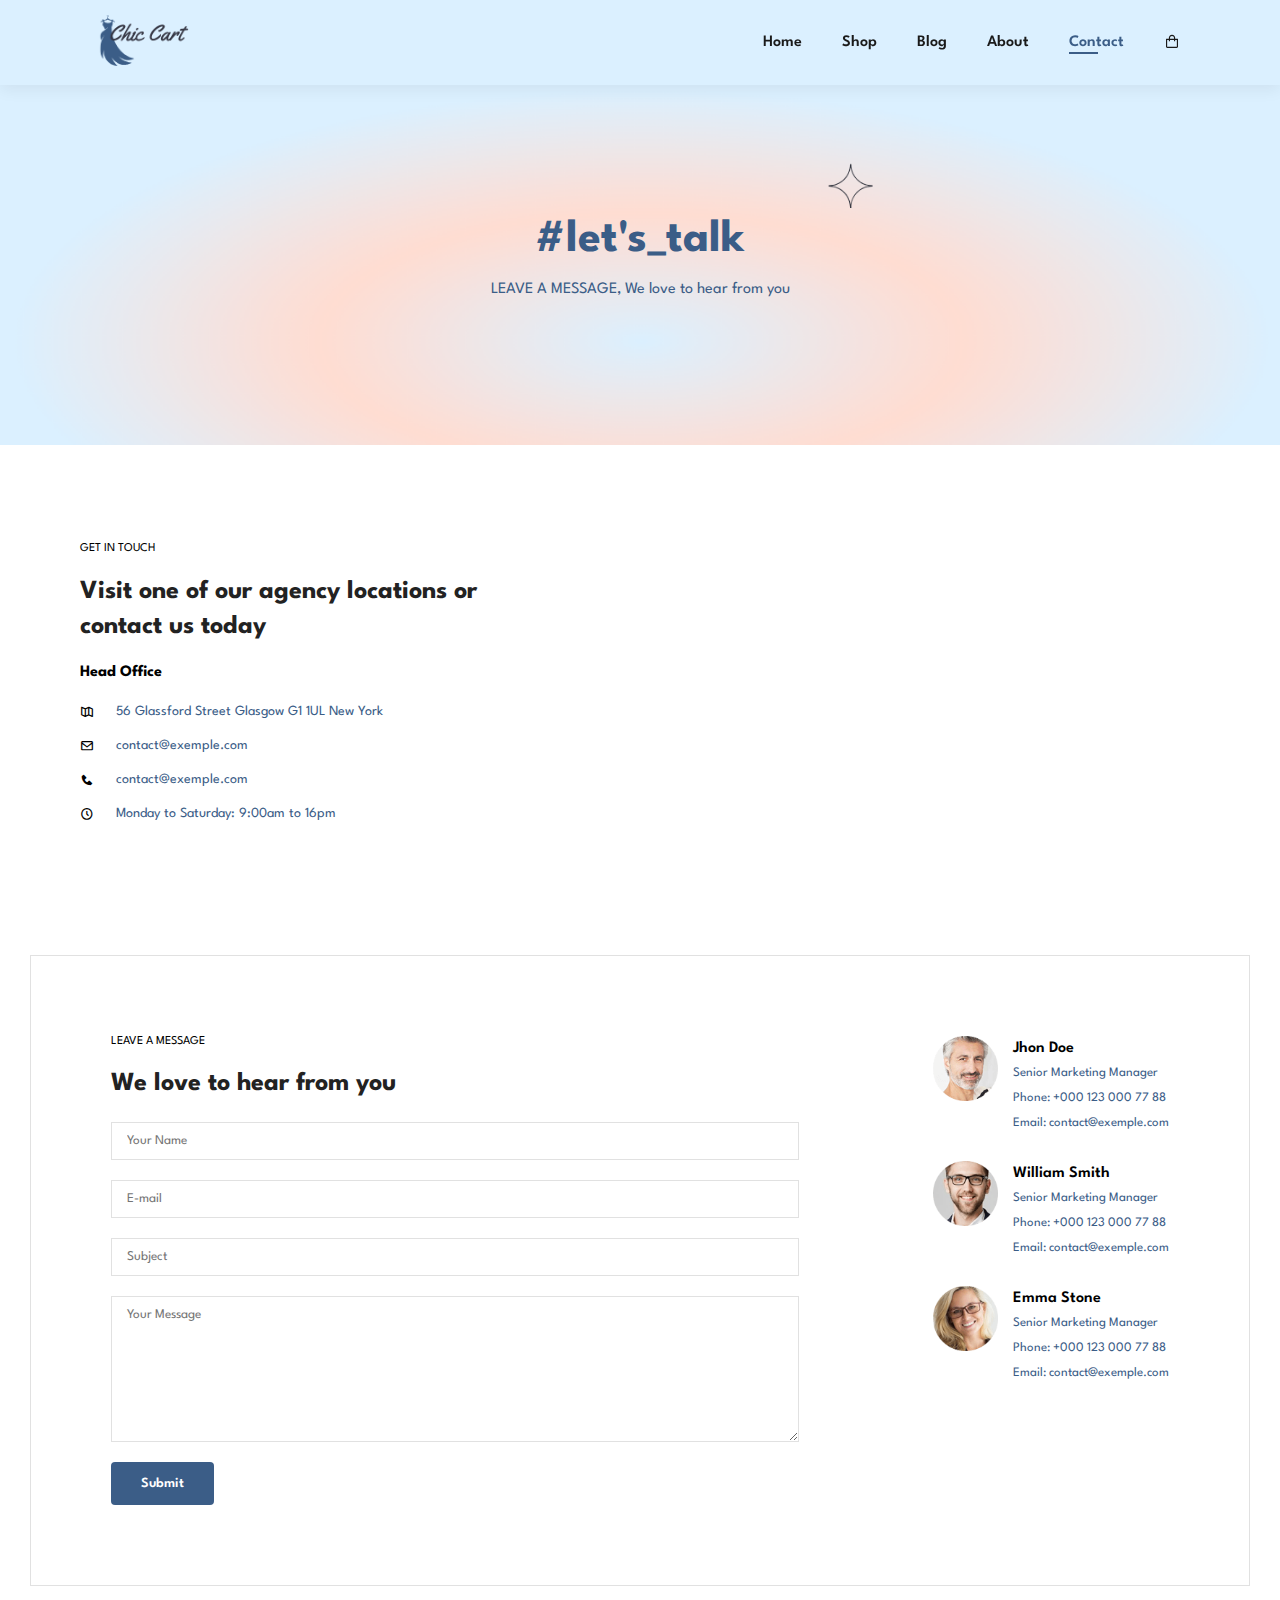
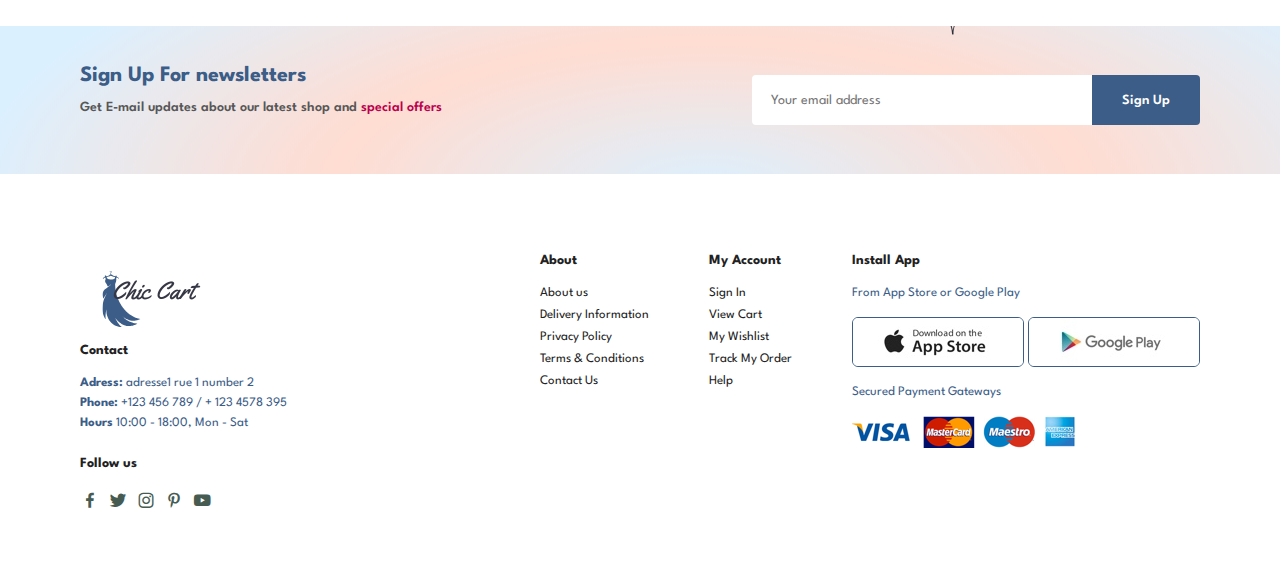
<file: contact.html>
<!DOCTYPE html>
<html lang="en">

    <head>
        <meta charset="UTF-8">
        <meta http-equiv="X-UA-Compatible" content="IE=edge">
        <meta name="viewport" content="width=device-width, initial-scale=1.0">
        <title>ChicCart Ecommerce Website</title>
        <link rel="stylesheet" href="style.css">
        <link href='https://unpkg.com/boxicons@2.1.4/css/boxicons.min.css' rel='stylesheet'>

    </head>

    <body>

        <section id="header">
            <a href="#"><img src="img/logo.png" class="logo" alt=""></a>
            <div>
                <ul id="navbar">
                    <li><a href="index.html">Home</a></li>
                    <li><a href="shop.html">Shop</a></li>
                    <li><a href="blog.html">Blog</a></li>
                    <li><a href="about.html">About</a></li>
                    <li><a class="active" href="contact.html">Contact</a></li>
                    <li id="lg-bag"><a href="cart.html"><i class='bx bx-shopping-bag'></i></a></li>
                    <a href="#" id="close"><i class='bx bx-x'></i></a>
                    
                </ul>
            </div>
            <div id="mobile">
                <a href="cart.html"><i class='bx bx-shopping-bag'></i></a>
                <i id="bar" class='bx bx-menu'></i>
            </div>
        </section>

        <section id="page-header" class="about-header">
            <h2>#let's_talk</h2>
            <p>LEAVE A MESSAGE, We love to hear from you</p>
        </section>


        <section id="contact-details" class="section-p1">
            <div class="details">
                <span>GET IN TOUCH</span>
                <h2>Visit one of our agency locations or contact us today</h2>
                <h3>Head Office</h3>
                <div>
                    <li>
                        <i class='bx bx-map-alt'></i>
                        <p>56 Glassford Street Glasgow G1 1UL New York</p>
                    </li>
                    <li>
                        <i class='bx bx-envelope'></i>
                        <p>contact@exemple.com</p>
                    </li>
                    <li>
                        <i class='bx bxs-phone'></i>
                        <p>contact@exemple.com</p>
                    </li>
                    <li>
                        <i class='bx bx-time-five'></i>
                        <p>Monday to Saturday: 9:00am to 16pm</p>
                    </li>
                </div>
            </div>

            <div class="map">
                <iframe src="https://www.google.com/maps/embed?pb=!1m18!1m12!1m3!1d4939.372293731564!2d-1.2548533448025128!3d51.75706242862107!2m3!1f0!2f0!3f0!3m2!1i1024!2i768!4f13.1!3m3!1m2!1s0x4876c7a3bfb703c9%3A0xd2780f2b57a16882!2sUniversity%20of%20Oxford!5e0!3m2!1sar!2stn!4v1706285945166!5m2!1sar!2stn" width="600" height="450" style="border:0;" allowfullscreen="" loading="lazy" referrerpolicy="no-referrer-when-downgrade"></iframe>
            </div>
        </section>

        <section id="form-details">
            <form action="">
                <span>LEAVE A MESSAGE</span>
                <h2>We love to hear from you</h2>
                <input type="text" placeholder="Your Name">
                <input type="text" placeholder="E-mail">
                <input type="text" placeholder="Subject">
                <textarea name="" id="" cols="30" rows="10" placeholder="Your Message"></textarea>
                <button class="normal">Submit</button>
            </form>
            <div class="people"> 
                <div>
                    <img src="img/people/1.png" alt="">
                    <p><span>Jhon Doe</span> Senior Marketing Manager <br> Phone: +000 123 000 77 88 <br> Email: contact@exemple.com</p>
                </div>
                <div>
                    <img src="img/people/2.png" alt="">
                    <p><span>William Smith</span> Senior Marketing Manager <br> Phone: +000 123 000 77 88 <br> Email: contact@exemple.com</p>
                </div>
                <div>
                    <img src="img/people/3.png" alt="">
                    <p><span>Emma Stone</span> Senior Marketing Manager <br> Phone: +000 123 000 77 88 <br> Email: contact@exemple.com</p>
                </div>
            </div>
        </section>
        
        <section id="newsletter" class="section-p1 section-m1">
            <div class="newstext">
                <h4>Sign Up For newsletters</h4>
                <p>Get E-mail updates about our latest shop and <span>special offers</span> </p>
            </div>
            <div class="form">
                <input type="text" placeholder="Your email address">
                <button class="normal">Sign Up</button>
            </div>
        </section>

        <footer class="section-p1">
            <div class="col">
                <img src="img/logo.png" alt="">
                <h4>Contact</h4>
                <p><strong>Adress:</strong> adresse1 rue 1 number 2</p>
                <p><strong>Phone:</strong> +123 456 789 / + 123 4578 395</p>
                <p><strong>Hours</strong> 10:00 - 18:00, Mon - Sat</p>
                <div class="follow">
                    <h4>Follow us</h4>
                    <div class="icon">
                        <i class='bx bxl-facebook'></i>
                        <i class='bx bxl-twitter'></i>
                        <i class='bx bxl-instagram'></i>
                        <i class='bx bxl-pinterest-alt' ></i>
                        <i class='bx bxl-youtube' ></i>
                    </div>
                </div>
            </div>

            <div class="col">
                <h4>About</h4>
                <a href="#">About us</a>
                <a href="#">Delivery Information</a>
                <a href="#">Privacy Policy</a>
                <a href="#">Terms & Conditions</a>
                <a href="#">Contact Us</a>
            </div>

            <div class="col">
                <h4>My Account</h4>
                <a href="#">Sign In</a>
                <a href="#">View Cart</a>
                <a href="#">My Wishlist</a>
                <a href="#">Track My Order</a>
                <a href="#">Help</a>
            </div>

            <div class="col install">
                <h4>Install App</h4>
                <p>From App Store or Google Play</p>
                <div class="row">
                    <img src="img/pay/app.jpg" alt="">
                    <img src="img/pay/play.jpg" alt="">
                </div>
                <p>Secured Payment Gateways</p>
                <img src="img/pay/pay.png" alt="">
            </div>
          
        </footer>

        <script src="script.js"></script>
    </body>

</html>
</file>
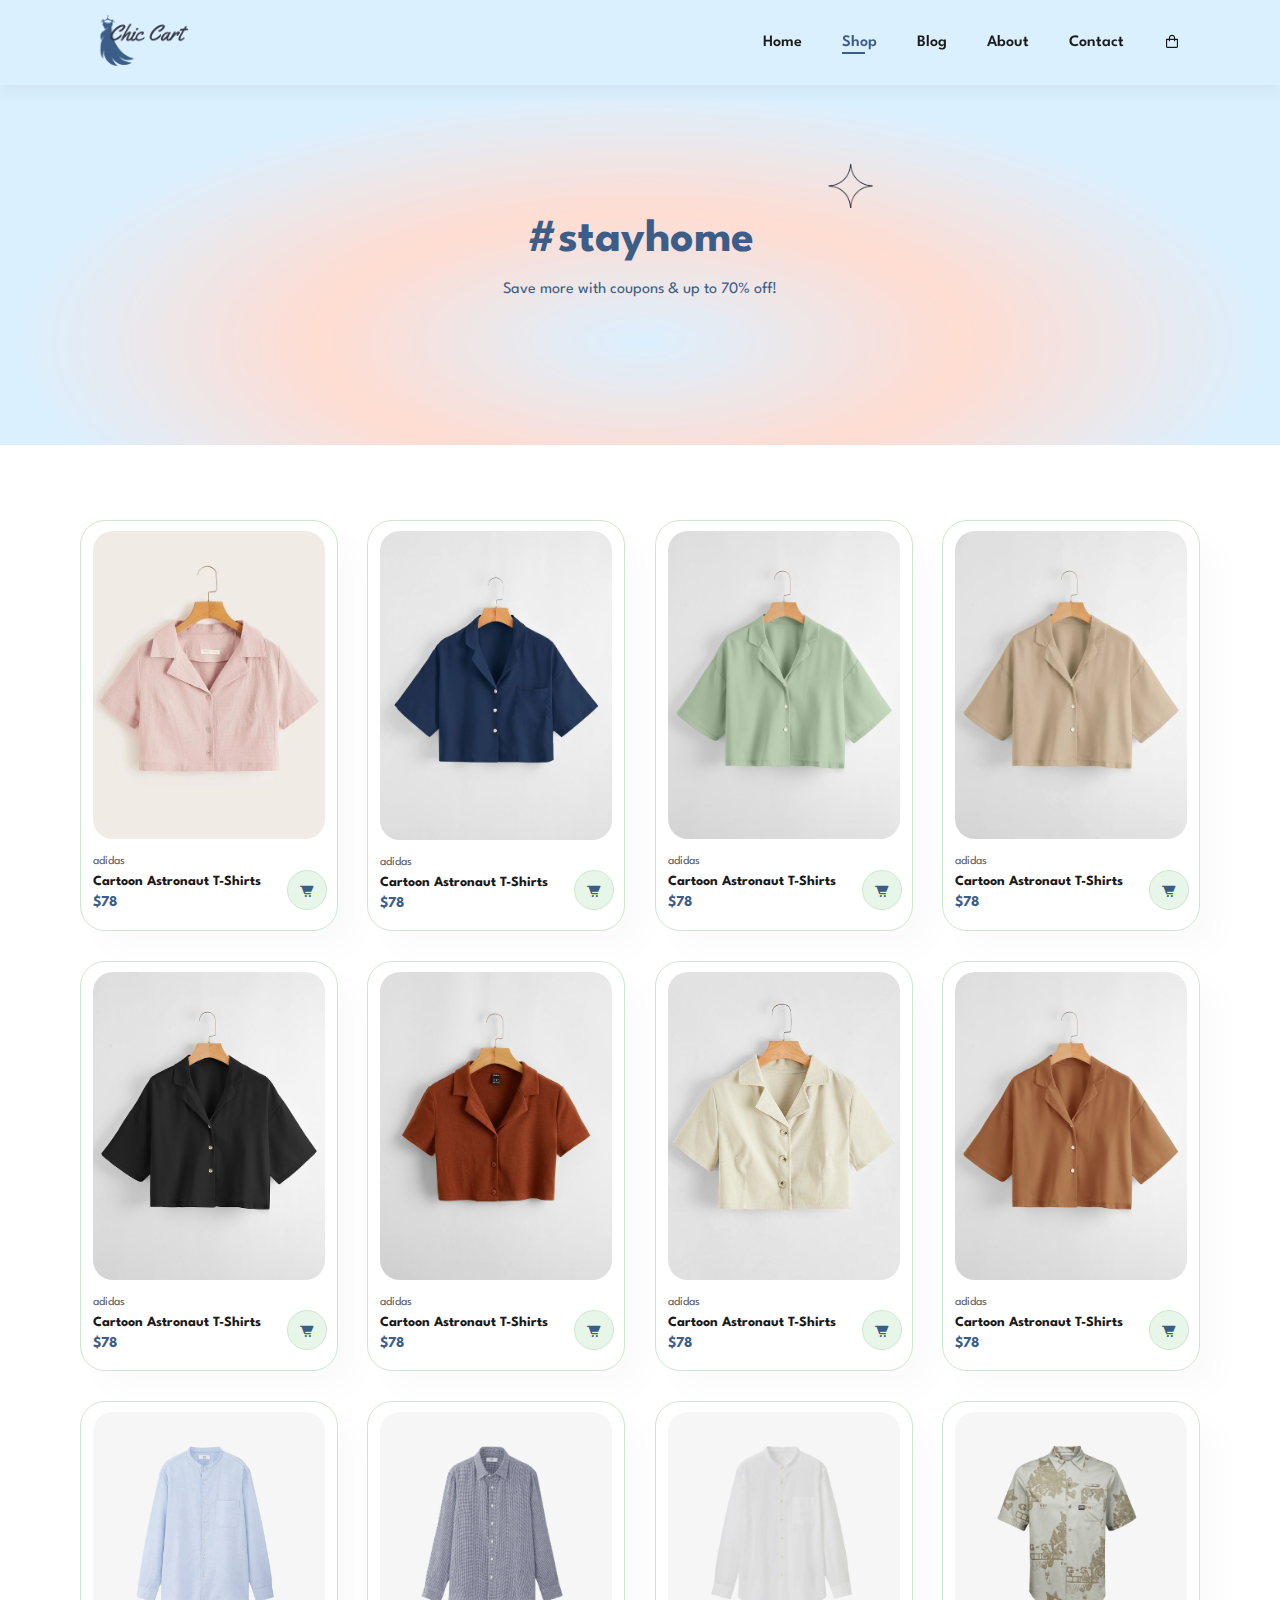
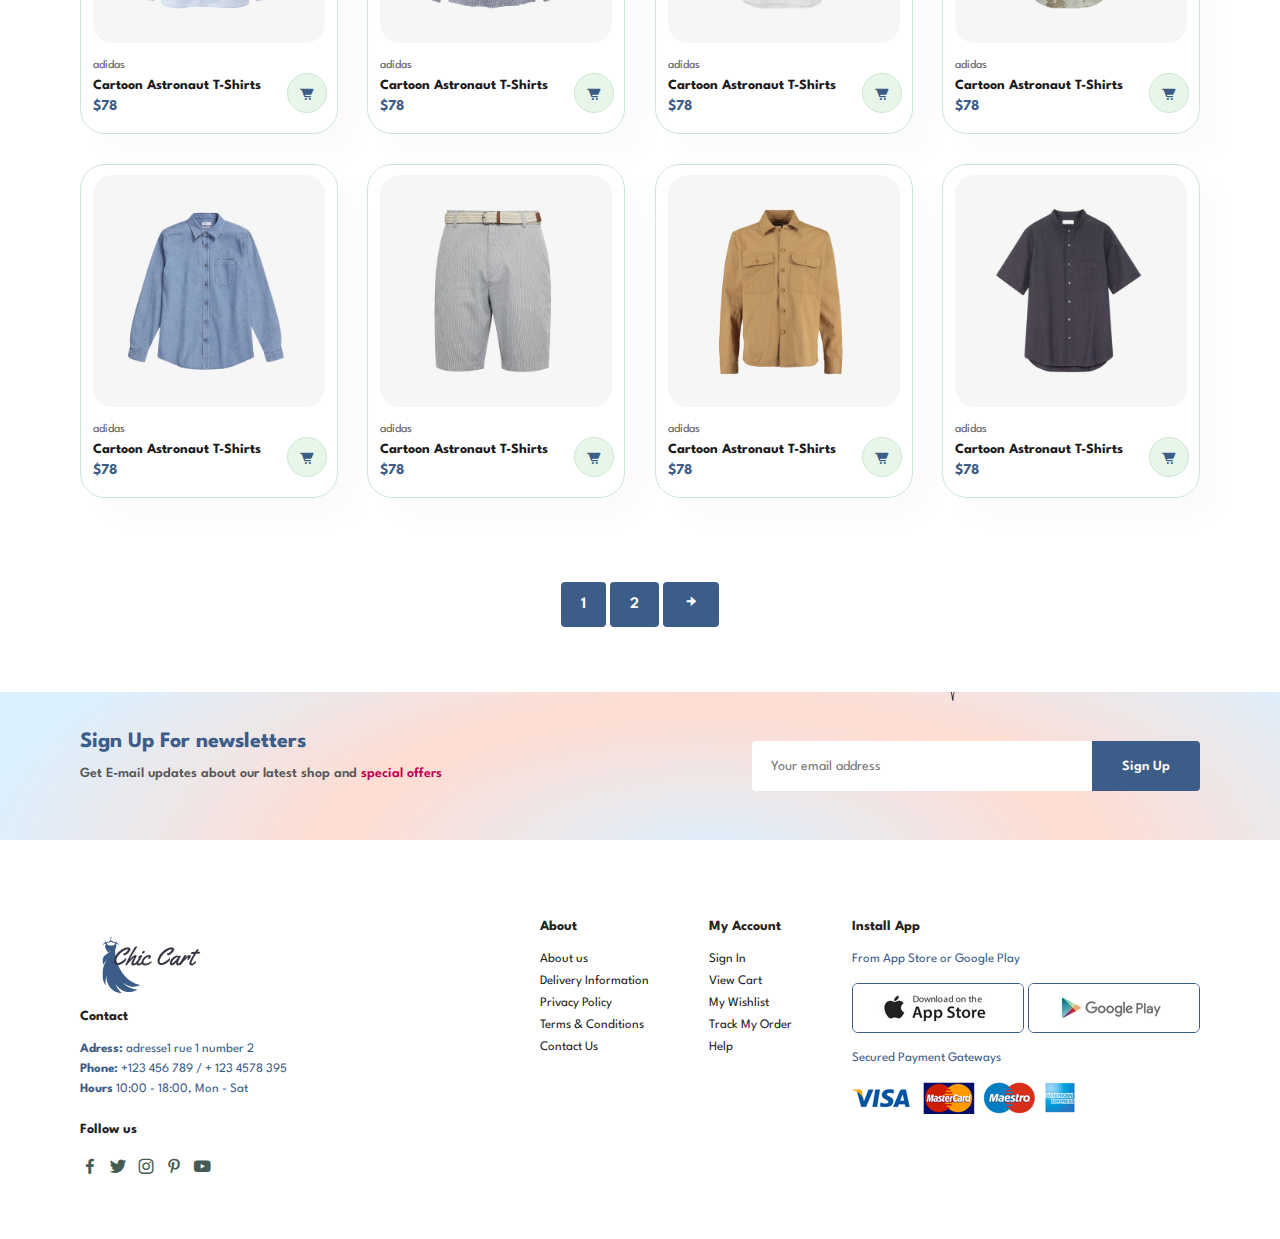
<file: shop.html>
<!DOCTYPE html>
<html lang="en">

    <head>
        <meta charset="UTF-8">
        <meta http-equiv="X-UA-Compatible" content="IE=edge">
        <meta name="viewport" content="width=device-width, initial-scale=1.0">
        <title>ChicCart Ecommerce Website</title>
        <link rel="stylesheet" href="style.css">
        <link href='https://unpkg.com/boxicons@2.1.4/css/boxicons.min.css' rel='stylesheet'>

    </head>

    <body>

        <section id="header">
            <a href="#"><img src="img/logo.png" class="logo" alt=""></a>
            <div>
                <ul id="navbar">
                    <li><a href="index.html">Home</a></li>
                    <li><a class="active" href="shop.html">Shop</a></li>
                    <li><a href="blog.html">Blog</a></li>
                    <li><a href="about.html">About</a></li>
                    <li><a href="contact.html">Contact</a></li>
                    <li id="lg-bag"><a href="cart.html"><i class='bx bx-shopping-bag'></i></a></li>
                    <a href="#" id="close"><i class='bx bx-x'></i></a>
                    
                </ul>
            </div>
            <div id="mobile">
                <a href="cart.html"><i class='bx bx-shopping-bag'></i></a>
                <i id="bar" class='bx bx-menu'></i>
            </div>
        </section>

        <section id="page-header">
            <h2>#stayhome</h2>
            <p>Save more with coupons & up to 70% off!</p>
        </section>

        <section id="product1" class="section-p1">
            <div class="Pro-container">
                <div class="pro" onclick="window.location.href='sproduct.html'">
                    <img src="img/products/f1.jpg" alt="">
                    <div class="des">
                        <span>adidas</span>
                        <h5>Cartoon Astronaut T-Shirts</h5>
                        <div class="star">
                            <i class="fas fa-star"></i>
                            <i class="fas fa-star"></i>
                            <i class="fas fa-star"></i>
                            <i class="fas fa-star"></i>
                            <i class="fas fa-star"></i>
                        </div>
                        <h4>$78</h4>
                    </div>
                    <a href="#"><i class='bx bxs-cart-alt cart'></i></a>
                </div>
                <div class="pro">
                    <img src="img/products/f2.jpg" alt="">
                    <div class="des">
                        <span>adidas</span>
                        <h5>Cartoon Astronaut T-Shirts</h5>
                        <div class="star">
                            <i class="fas fa-star"></i>
                            <i class="fas fa-star"></i>
                            <i class="fas fa-star"></i>
                            <i class="fas fa-star"></i>
                            <i class="fas fa-star"></i>
                        </div>
                        <h4>$78</h4>
                    </div>
                    <a href="#"><i class='bx bxs-cart-alt cart'></i></a>
                </div>
                <div class="pro">
                    <img src="img/products/f3.jpg" alt="">
                    <div class="des">
                        <span>adidas</span>
                        <h5>Cartoon Astronaut T-Shirts</h5>
                        <div class="star">
                            <i class="fas fa-star"></i>
                            <i class="fas fa-star"></i>
                            <i class="fas fa-star"></i>
                            <i class="fas fa-star"></i>
                            <i class="fas fa-star"></i>
                        </div>
                        <h4>$78</h4>
                    </div>
                    <a href="#"><i class='bx bxs-cart-alt cart'></i></a>
                </div>
                <div class="pro">
                    <img src="img/products/f4.jpg" alt="">
                    <div class="des">
                        <span>adidas</span>
                        <h5>Cartoon Astronaut T-Shirts</h5>
                        <div class="star">
                            <i class="fas fa-star"></i>
                            <i class="fas fa-star"></i>
                            <i class="fas fa-star"></i>
                            <i class="fas fa-star"></i>
                            <i class="fas fa-star"></i>
                        </div>
                        <h4>$78</h4>
                    </div>
                    <a href="#"><i class='bx bxs-cart-alt cart'></i></a>
                </div>
                <div class="pro">
                    <img src="img/products/f5.jpg" alt="">
                    <div class="des">
                        <span>adidas</span>
                        <h5>Cartoon Astronaut T-Shirts</h5>
                        <div class="star">
                            <i class="fas fa-star"></i>
                            <i class="fas fa-star"></i>
                            <i class="fas fa-star"></i>
                            <i class="fas fa-star"></i>
                            <i class="fas fa-star"></i>
                        </div>
                        <h4>$78</h4>
                    </div>
                    <a href="#"><i class='bx bxs-cart-alt cart'></i></a>
                </div>
                <div class="pro">
                    <img src="img/products/f6.jpg" alt="">
                    <div class="des">
                        <span>adidas</span>
                        <h5>Cartoon Astronaut T-Shirts</h5>
                        <div class="star">
                            <i class="fas fa-star"></i>
                            <i class="fas fa-star"></i>
                            <i class="fas fa-star"></i>
                            <i class="fas fa-star"></i>
                            <i class="fas fa-star"></i>
                        </div>
                        <h4>$78</h4>
                    </div>
                    <a href="#"><i class='bx bxs-cart-alt cart'></i></a>
                </div>
                <div class="pro">
                    <img src="img/products/f7.jpg" alt="">
                    <div class="des">
                        <span>adidas</span>
                        <h5>Cartoon Astronaut T-Shirts</h5>
                        <div class="star">
                            <i class="fas fa-star"></i>
                            <i class="fas fa-star"></i>
                            <i class="fas fa-star"></i>
                            <i class="fas fa-star"></i>
                            <i class="fas fa-star"></i>
                        </div>
                        <h4>$78</h4>
                    </div>
                    <a href="#"><i class='bx bxs-cart-alt cart'></i></a>
                </div>
                <div class="pro">
                    <img src="img/products/f8.jpg" alt="">
                    <div class="des">
                        <span>adidas</span>
                        <h5>Cartoon Astronaut T-Shirts</h5>
                        <div class="star">
                            <i class="fas fa-star"></i>
                            <i class="fas fa-star"></i>
                            <i class="fas fa-star"></i>
                            <i class="fas fa-star"></i>
                            <i class="fas fa-star"></i>
                        </div>
                        <h4>$78</h4>
                    </div>
                    <a href="#"><i class='bx bxs-cart-alt cart'></i></a>
                </div>
          
                <div class="pro">
                    <img src="img/products/n1.jpg" alt="">
                    <div class="des">
                        <span>adidas</span>
                        <h5>Cartoon Astronaut T-Shirts</h5>
                        <div class="star">
                            <i class="fas fa-star"></i>
                            <i class="fas fa-star"></i>
                            <i class="fas fa-star"></i>
                            <i class="fas fa-star"></i>
                            <i class="fas fa-star"></i>
                        </div>
                        <h4>$78</h4>
                    </div>
                    <a href="#"><i class='bx bxs-cart-alt cart'></i></a>
                </div>
                <div class="pro">
                    <img src="img/products/n2.jpg" alt="">
                    <div class="des">
                        <span>adidas</span>
                        <h5>Cartoon Astronaut T-Shirts</h5>
                        <div class="star">
                            <i class="fas fa-star"></i>
                            <i class="fas fa-star"></i>
                            <i class="fas fa-star"></i>
                            <i class="fas fa-star"></i>
                            <i class="fas fa-star"></i>
                        </div>
                        <h4>$78</h4>
                    </div>
                    <a href="#"><i class='bx bxs-cart-alt cart'></i></a>
                </div>
                <div class="pro">
                    <img src="img/products/n3.jpg" alt="">
                    <div class="des">
                        <span>adidas</span>
                        <h5>Cartoon Astronaut T-Shirts</h5>
                        <div class="star">
                            <i class="fas fa-star"></i>
                            <i class="fas fa-star"></i>
                            <i class="fas fa-star"></i>
                            <i class="fas fa-star"></i>
                            <i class="fas fa-star"></i>
                        </div>
                        <h4>$78</h4>
                    </div>
                    <a href="#"><i class='bx bxs-cart-alt cart'></i></a>
                </div>
                <div class="pro">
                    <img src="img/products/n4.jpg" alt="">
                    <div class="des">
                        <span>adidas</span>
                        <h5>Cartoon Astronaut T-Shirts</h5>
                        <div class="star">
                            <i class="fas fa-star"></i>
                            <i class="fas fa-star"></i>
                            <i class="fas fa-star"></i>
                            <i class="fas fa-star"></i>
                            <i class="fas fa-star"></i>
                        </div>
                        <h4>$78</h4>
                    </div>
                    <a href="#"><i class='bx bxs-cart-alt cart'></i></a>
                </div>
                <div class="pro">
                    <img src="img/products/n5.jpg" alt="">
                    <div class="des">
                        <span>adidas</span>
                        <h5>Cartoon Astronaut T-Shirts</h5>
                        <div class="star">
                            <i class="fas fa-star"></i>
                            <i class="fas fa-star"></i>
                            <i class="fas fa-star"></i>
                            <i class="fas fa-star"></i>
                            <i class="fas fa-star"></i>
                        </div>
                        <h4>$78</h4>
                    </div>
                    <a href="#"><i class='bx bxs-cart-alt cart'></i></a>
                </div>
                <div class="pro">
                    <img src="img/products/n6.jpg" alt="">
                    <div class="des">
                        <span>adidas</span>
                        <h5>Cartoon Astronaut T-Shirts</h5>
                        <div class="star">
                            <i class="fas fa-star"></i>
                            <i class="fas fa-star"></i>
                            <i class="fas fa-star"></i>
                            <i class="fas fa-star"></i>
                            <i class="fas fa-star"></i>
                        </div>
                        <h4>$78</h4>
                    </div>
                    <a href="#"><i class='bx bxs-cart-alt cart'></i></a>
                </div>
                <div class="pro">
                    <img src="img/products/n7.jpg" alt="">
                    <div class="des">
                        <span>adidas</span>
                        <h5>Cartoon Astronaut T-Shirts</h5>
                        <div class="star">
                            <i class="fas fa-star"></i>
                            <i class="fas fa-star"></i>
                            <i class="fas fa-star"></i>
                            <i class="fas fa-star"></i>
                            <i class="fas fa-star"></i>
                        </div>
                        <h4>$78</h4>
                    </div>
                    <a href="#"><i class='bx bxs-cart-alt cart'></i></a>
                </div>
                <div class="pro">
                    <img src="img/products/n8.jpg" alt="">
                    <div class="des">
                        <span>adidas</span>
                        <h5>Cartoon Astronaut T-Shirts</h5>
                        <div class="star">
                            <i class="fas fa-star"></i>
                            <i class="fas fa-star"></i>
                            <i class="fas fa-star"></i>
                            <i class="fas fa-star"></i>
                            <i class="fas fa-star"></i>
                        </div>
                        <h4>$78</h4>
                    </div>
                    <a href="#"><i class='bx bxs-cart-alt cart'></i></a>
                </div>
            </div>
        </section>

        <section id="pagination" class="section-p1">
            <a href="#">1</a>
            <a href="#">2</a>
            <a href="#"><i class='bx bxs-right-arrow-alt'></i></a>
        </section>

        <section id="newsletter" class="section-p1 section-m1">
            <div class="newstext">
                <h4>Sign Up For newsletters</h4>
                <p>Get E-mail updates about our latest shop and <span>special offers</span> </p>
            </div>
            <div class="form">
                <input type="text" placeholder="Your email address">
                <button class="normal">Sign Up</button>
            </div>
        </section>

        <footer class="section-p1">
            <div class="col">
                <img src="img/logo.png" alt="">
                <h4>Contact</h4>
                <p><strong>Adress:</strong> adresse1 rue 1 number 2</p>
                <p><strong>Phone:</strong> +123 456 789 / + 123 4578 395</p>
                <p><strong>Hours</strong> 10:00 - 18:00, Mon - Sat</p>
                <div class="follow">
                    <h4>Follow us</h4>
                    <div class="icon">
                        <i class='bx bxl-facebook'></i>
                        <i class='bx bxl-twitter'></i>
                        <i class='bx bxl-instagram'></i>
                        <i class='bx bxl-pinterest-alt' ></i>
                        <i class='bx bxl-youtube' ></i>
                    </div>
                </div>
            </div>

            <div class="col">
                <h4>About</h4>
                <a href="#">About us</a>
                <a href="#">Delivery Information</a>
                <a href="#">Privacy Policy</a>
                <a href="#">Terms & Conditions</a>
                <a href="#">Contact Us</a>
            </div>

            <div class="col">
                <h4>My Account</h4>
                <a href="#">Sign In</a>
                <a href="#">View Cart</a>
                <a href="#">My Wishlist</a>
                <a href="#">Track My Order</a>
                <a href="#">Help</a>
            </div>

            <div class="col install">
                <h4>Install App</h4>
                <p>From App Store or Google Play</p>
                <div class="row">
                    <img src="img/pay/app.jpg" alt="">
                    <img src="img/pay/play.jpg" alt="">
                </div>
                <p>Secured Payment Gateways</p>
                <img src="img/pay/pay.png" alt="">
            </div>
        

        </footer>

        <script src="script.js"></script>
    </body>

</html>
</file>
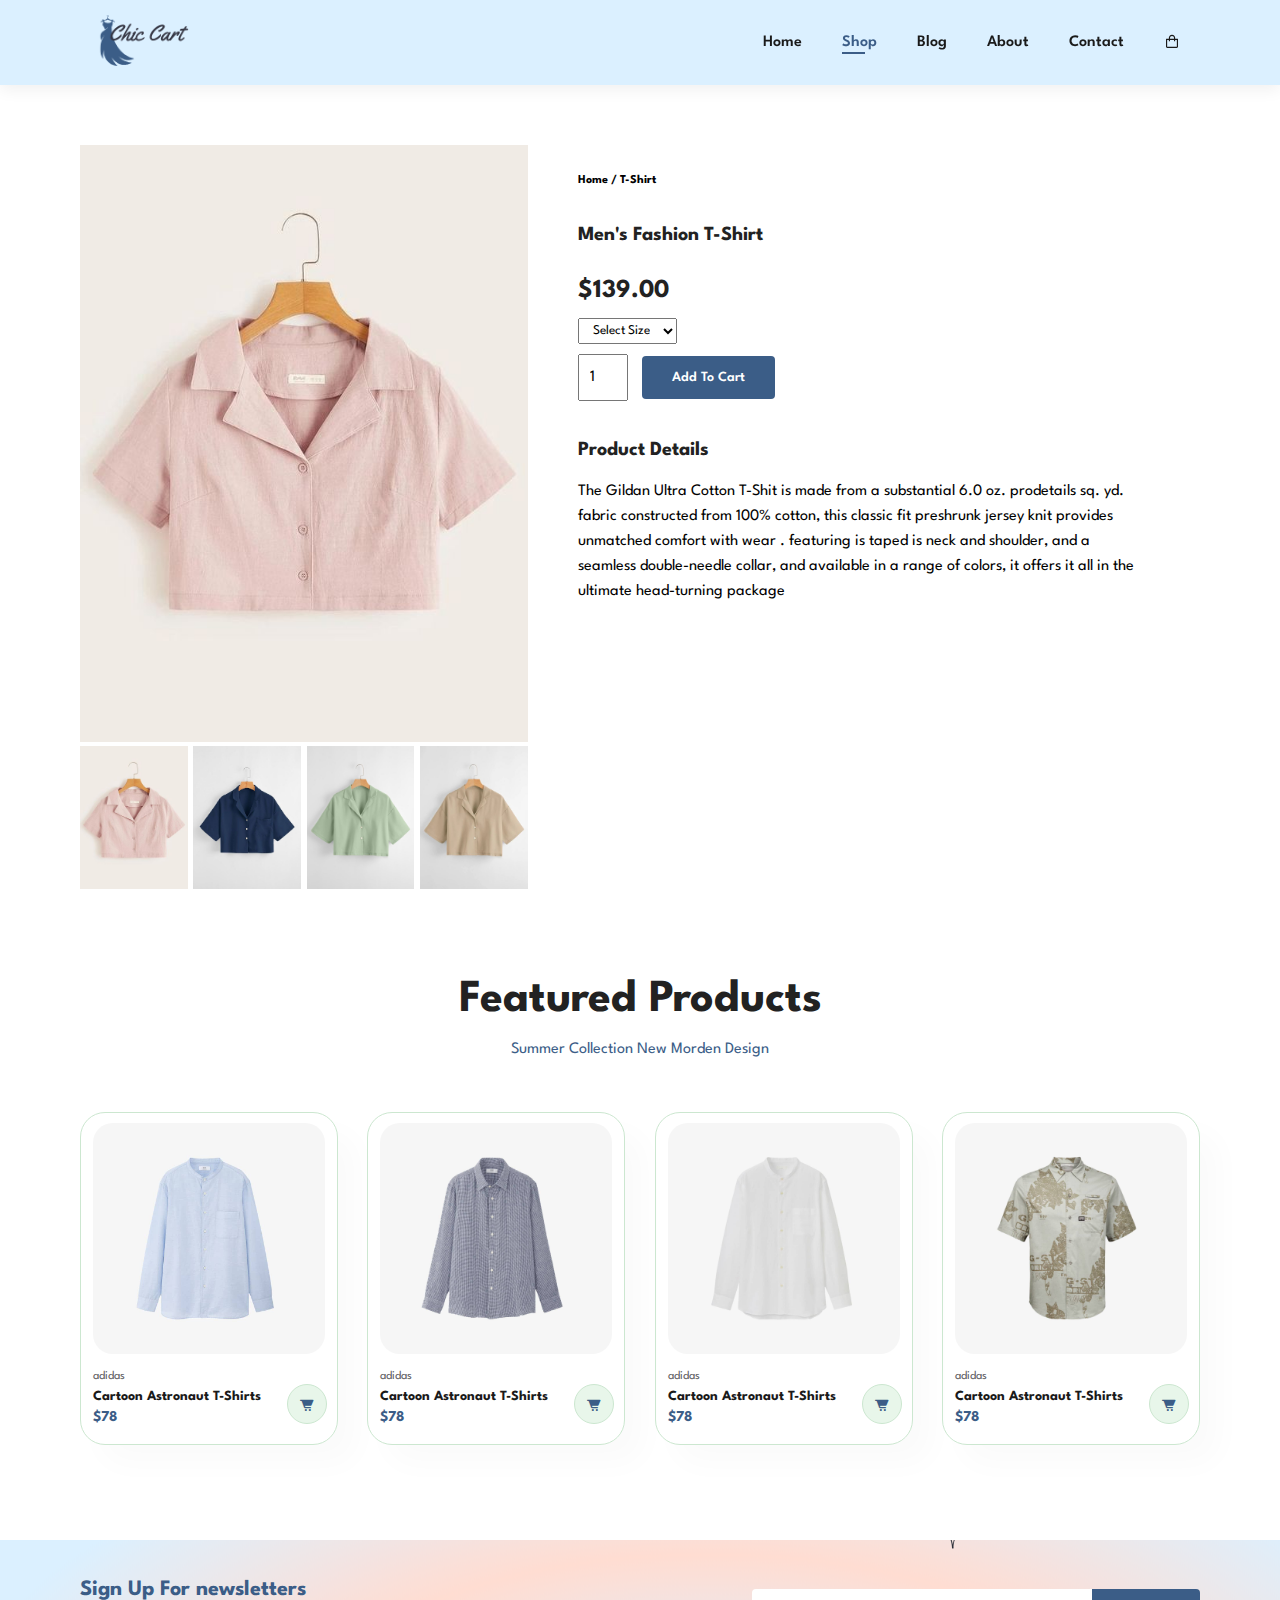
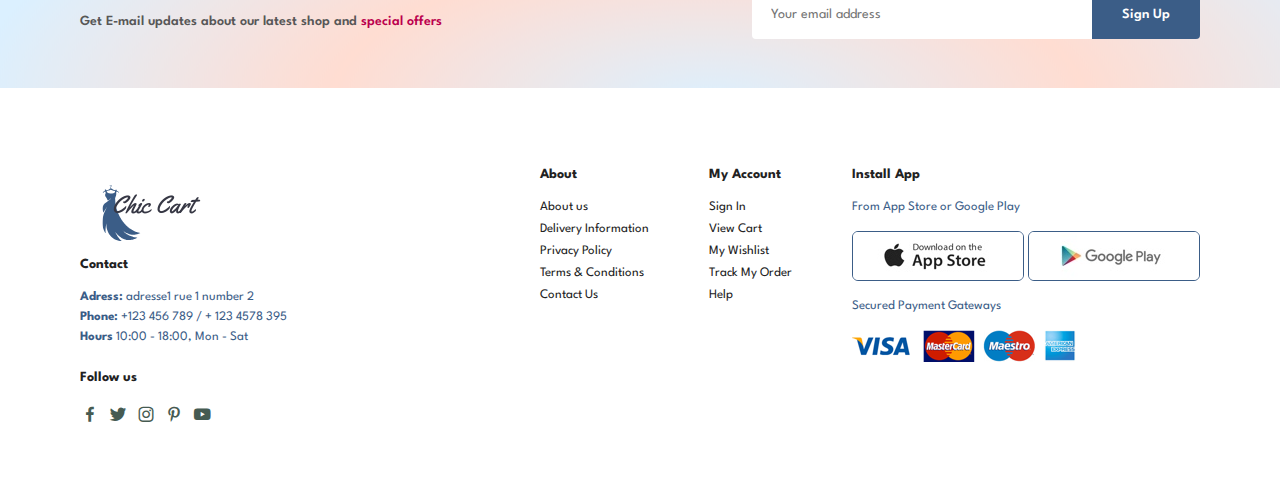
<file: sproduct.html>
<!DOCTYPE html>
<html lang="en">

    <head>
        <meta charset="UTF-8">
        <meta http-equiv="X-UA-Compatible" content="IE=edge">
        <meta name="viewport" content="width=device-width, initial-scale=1.0">
        <title>ChicCart Ecommerce Website</title>
        <link rel="stylesheet" href="style.css">
        <link href='https://unpkg.com/boxicons@2.1.4/css/boxicons.min.css' rel='stylesheet'>

    </head>

    <body>

        <section id="header">
            <a href="#"><img src="img/logo.png" class="logo" alt=""></a>
            <div>
                <ul id="navbar">
                    <li><a href="index.html">Home</a></li>
                    <li><a class="active" href="shop.html">Shop</a></li>
                    <li><a href="blog.html">Blog</a></li>
                    <li><a href="about.html">About</a></li>
                    <li><a href="contact.html">Contact</a></li>
                    <li id="lg-bag"><a href="cart.html"><i class='bx bx-shopping-bag'></i></a></li>
                    <a href="#" id="close"><i class='bx bx-x'></i></a>
                    
                </ul>
            </div>
            <div id="mobile">
                <a href="cart.html"><i class='bx bx-shopping-bag'></i></a>
                <i id="bar" class='bx bx-menu'></i>
            </div>
        </section>

        <section id="prodetails" class="section-p1">
            <div class="single-pro-image">
                <img src="img/products/f1.jpg" width="100%" id="MainImg" alt="">
                
                <div class="small-img-group">
                    <div class="small-img-col">
                        <img src="img/products/f1.jpg" width="100%" class="small-img" alt="">
                    </div>
                    <div class="small-img-col">
                        <img src="img/products/f2.jpg" width="100%" class="small-img" alt="">
                    </div>
                    <div class="small-img-col">
                        <img src="img/products/f3.jpg" width="100%" class="small-img" alt="">
                    </div>
                    <div class="small-img-col">
                        <img src="img/products/f4.jpg" width="100%" class="small-img" alt="">
                    </div>
                </div>
            </div> 
            
            <div class="single-pro-details">
                <h6>Home / T-Shirt</h6>
                <h4>Men's Fashion T-Shirt</h4>
                <h2>$139.00</h2>
                <select>
                    <option>Select Size</option>
                    <option>XL</option>
                    <option>XXL</option>
                    <option>Small</option>
                    <option>Large</option>
                </select>
                <input type="number" value="1">
                <button class="normal">Add To Cart</button>
                <h4>Product Details</h4>
                <span>The Gildan Ultra Cotton T-Shit is made from a substantial 6.0 oz. prodetails
                    sq. yd. fabric constructed from 100% cotton, this classic fit preshrunk jersey 
                    knit provides unmatched comfort with wear . featuring is taped is neck and shoulder,
                    and a seamless double-needle collar, and available in a range of colors, it offers 
                    it all in the ultimate head-turning package
                 </span>
            </div>

        </section>

        
        <section id="product1" class="section-p1">
            <h2>Featured Products</h2>
            <p>Summer Collection New Morden Design</p>
            <div class="Pro-container">
                <div class="pro">
                    <img src="img/products/n1.jpg" alt="">
                    <div class="des">
                        <span>adidas</span>
                        <h5>Cartoon Astronaut T-Shirts</h5>
                        <div class="star">
                            <i class="fas fa-star"></i>
                            <i class="fas fa-star"></i>
                            <i class="fas fa-star"></i>
                            <i class="fas fa-star"></i>
                            <i class="fas fa-star"></i>
                        </div>
                        <h4>$78</h4>
                    </div>
                    <a href="#"><i class='bx bxs-cart-alt cart'></i></a>
                </div>
                <div class="pro">
                    <img src="img/products/n2.jpg" alt="">
                    <div class="des">
                        <span>adidas</span>
                        <h5>Cartoon Astronaut T-Shirts</h5>
                        <div class="star">
                            <i class="fas fa-star"></i>
                            <i class="fas fa-star"></i>
                            <i class="fas fa-star"></i>
                            <i class="fas fa-star"></i>
                            <i class="fas fa-star"></i>
                        </div>
                        <h4>$78</h4>
                    </div>
                    <a href="#"><i class='bx bxs-cart-alt cart'></i></a>
                </div>
                <div class="pro">
                    <img src="img/products/n3.jpg" alt="">
                    <div class="des">
                        <span>adidas</span>
                        <h5>Cartoon Astronaut T-Shirts</h5>
                        <div class="star">
                            <i class="fas fa-star"></i>
                            <i class="fas fa-star"></i>
                            <i class="fas fa-star"></i>
                            <i class="fas fa-star"></i>
                            <i class="fas fa-star"></i>
                        </div>
                        <h4>$78</h4>
                    </div>
                    <a href="#"><i class='bx bxs-cart-alt cart'></i></a>
                </div>
                <div class="pro">
                    <img src="img/products/n4.jpg" alt="">
                    <div class="des">
                        <span>adidas</span>
                        <h5>Cartoon Astronaut T-Shirts</h5>
                        <div class="star">
                            <i class="fas fa-star"></i>
                            <i class="fas fa-star"></i>
                            <i class="fas fa-star"></i>
                            <i class="fas fa-star"></i>
                            <i class="fas fa-star"></i>
                        </div>
                        <h4>$78</h4>
                    </div>
                    <a href="#"><i class='bx bxs-cart-alt cart'></i></a>
                </div>
            </div>
        </section>


        <section id="newsletter" class="section-p1 section-m1">
            <div class="newstext">
                <h4>Sign Up For newsletters</h4>
                <p>Get E-mail updates about our latest shop and <span>special offers</span> </p>
            </div>
            <div class="form">
                <input type="text" placeholder="Your email address">
                <button class="normal">Sign Up</button>
            </div>
        </section>

        <footer class="section-p1">
            <div class="col">
                <img src="img/logo.png" alt="">
                <h4>Contact</h4>
                <p><strong>Adress:</strong> adresse1 rue 1 number 2</p>
                <p><strong>Phone:</strong> +123 456 789 / + 123 4578 395</p>
                <p><strong>Hours</strong> 10:00 - 18:00, Mon - Sat</p>
                <div class="follow">
                    <h4>Follow us</h4>
                    <div class="icon">
                        <i class='bx bxl-facebook'></i>
                        <i class='bx bxl-twitter'></i>
                        <i class='bx bxl-instagram'></i>
                        <i class='bx bxl-pinterest-alt' ></i>
                        <i class='bx bxl-youtube' ></i>
                    </div>
                </div>
            </div>

            <div class="col">
                <h4>About</h4>
                <a href="#">About us</a>
                <a href="#">Delivery Information</a>
                <a href="#">Privacy Policy</a>
                <a href="#">Terms & Conditions</a>
                <a href="#">Contact Us</a>
            </div>

            <div class="col">
                <h4>My Account</h4>
                <a href="#">Sign In</a>
                <a href="#">View Cart</a>
                <a href="#">My Wishlist</a>
                <a href="#">Track My Order</a>
                <a href="#">Help</a>
            </div>

            <div class="col install">
                <h4>Install App</h4>
                <p>From App Store or Google Play</p>
                <div class="row">
                    <img src="img/pay/app.jpg" alt="">
                    <img src="img/pay/play.jpg" alt="">
                </div>
                <p>Secured Payment Gateways</p>
                <img src="img/pay/pay.png" alt="">
            </div>
         

        </footer>

        <script>
            var MainImg = document.getElementById("MainImg");
            var smallimg = document.getElementsByClassName("small-img");

            smallimg[0].onclick = function(){
                MainImg.src = smallimg[0].src
            }
            smallimg[1].onclick = function(){
                MainImg.src = smallimg[1].src
            }
            smallimg[2].onclick = function(){
                MainImg.src = smallimg[2].src
            }
            smallimg[3].onclick = function(){
                MainImg.src = smallimg[3].src
            }

        </script>

        <script src="script.js"></script>
    </body>

</html>
</file>
<file: style.css>
@import url("https://fonts.googleapis.com/css2?family=Spartan:wght@100;200;300;400;500;600;700;800;900&display=swap");
* {
  margin: 0;
  padding: 0;
  box-sizing: border-box;
  font-family: "Spartan", sans-serif;
}

html {
  scroll-behavior: smooth;
}

/* Global Styles */

h1 {
  font-size: 50px;
  line-height: 64px;
  color: #222;
}

h2 {
  font-size: 46px;
  line-height: 54px;
  color: #222;
}

h4 {
  font-size: 20px;
  color: #222;
}

h6 {
  font-weight: 700;
  font-size: 12px;
}

p {
  font-size: 16px;
  color: #3B5D87;
  margin: 15px 0 20px 0;
}

.section-p1 {
  padding: 40px 80px;
}

.section-m1 {
  margin: 40px 0;
}

button.normal{
  font-size: 14px;
  font-weight: 600;
  padding: 15px 30px;
  color: #000;
  background-color: #fff;
  border-radius: 4px;
  cursor: pointer;
  border: none;
  outline: none;
  transition: 0.2s;
}
button.white{
  font-size: 13px;
  font-weight: 600;
  padding: 11px 18px;
  color: #fff;
  background-color: transparent;
  cursor: pointer;
  border: 1px solid #fff;
  outline: none;
  transition: 0.2s;
}

body {
  width: 100%;
}


/*header start*/
#header{
  display: flex;
  align-items: center;
  justify-content: space-between;
  padding: 0px 80px;
  background: #DBF0FF;
  box-shadow: 0 5px 15px rgba(0, 0, 0, 0.06);
  z-index: 999;
  position: sticky;
  top: 0;
  left: 0;
}

#header .logo{
  width: 90%;
}

#navbar{
  display: flex;
  align-items: center;
  justify-content: center;
}
#navbar li{
  list-style: none;
  padding: 0px 20px;
  position: relative;
}
#navbar li a{
  text-decoration: none;
  font-size: 16px;
  font-weight: 600;
  color: #1a1a1a;
  transition: 0.3s ease;
}
#navbar li a:hover,
#navbar li a.active{
  color: #3B5D87;
}
#navbar li a.active::after,
#navbar li a:hover::after{
  content: "";
  width: 30%;
  height: 2px;
  background: #3B5D87;
  position: absolute;
  bottom: -4px;
  left: 20px;
}

#mobile {
  display: none;
  align-items: center;
}

#mobile i{
  color: #1a1a1a;
  font-size: 24px;
  padding-left: 20px;
}

#close{
  display: none;
}

/*home page*/
#hero{
  background-image: url("img/hero4.png");
  height: 90vh;
  width: 100%;
  background-size: cover;
  background-position: top 25% right 0;
  padding: 0 80px;
  display: flex;
  flex-direction: column;
  align-items: flex-start;
  justify-content: center;
}
#hero h4{
  padding-bottom: 15px;
}
#hero h1{
  color: #3B5D87;
}
#hero button{
  background-image: url("img/button.png");
  background-color: transparent;
  color: #3B5D87;
  border: 0;
  padding: 14px 80px 14px 65px;
  background-repeat: no-repeat;
  cursor: pointer;
  font-weight: 700;
  font-size: 15px;
}

/*feature part*/
#feature{
  display: flex;
  align-items: center;
  justify-content: space-between;
  flex-wrap: wrap;
}


#feature .fe-box{
  width: 180px;
  text-align: center;
  padding: 25px 15px;
  box-shadow: 20px 20px 34px rgba(0, 0, 0, 0.03);
  border: 1px solid #DBF0FF;
  border-radius: 4px;
  margin: 15px 0;
}
#feature .fe-box:hover{
  box-shadow: 10px 10px 54px rgba(70, 62, 221, 0.1);
}
#feature .fe-box img{
  width: 100%;
  margin-bottom: 10px;
}
#feature .fe-box h6{
  display: inline-block;
  padding: 9px 8px 6px 8px;
  line-height: 1;
  border-radius: 4px;
  color: #3B5D87;
  background-color: #fddde4;
}
#feature .fe-box:nth-child(2) h6{
  background-color: #cdebbc;
}
#feature .fe-box:nth-child(3) h6{
  background-color: #d1e8f2;
}
#feature .fe-box:nth-child(4) h6{
  background-color: #cdd4f8;
}
#feature .fe-box:nth-child(5) h6{
  background-color: #f6dbf6;
}
#feature .fe-box:nth-child(6) h6{
  background-color: #fff2e5;
}

/*product1 part*/
#product1{
  text-align: center;
}
#product1 .Pro-container{
  display: flex;
  justify-content: space-between;
  padding-top: 20px;
  flex-wrap: wrap;
}
#product1 .pro{
  width: 23%;
  min-width: 250px;
  padding: 10px 12px;
  border: 1px solid #cce7d0;
  border-radius: 25px;
  cursor: pointer;
  box-shadow: 20px 20px 30px rgba(0, 0, 0, 0.02);
  margin: 15px 0;
  transition: 0.2s ease;
  position: relative;
}
#product1 .pro:hover{
  box-shadow: 20px 20px 30px rgba(0, 0, 0, 0.06);
}
#product1 .pro img{
  width: 100%;
  border-radius: 20px;
}
#product1 .pro .des{
  text-align: start;
  padding: 10px 0;
}
#product1 .pro .des span{
  color: #606063;
  font-size: 12px;
}
#product1 .pro .des h5{
  padding-top: 7px;
  color: #1a1a1a;
  font-size: 14px;
}
#product1 .pro .des i{
  font-size: 12px;
  color: rgba(228, 170, 24);
}
#product1 .pro .des h4{
  padding-top: 7px;
  font-size: 15px;
  font-weight: 700;
  color: #3B5D87;
}
#product1 .pro .cart {
  width: 40px;
  height: 40px;
  line-height: 40px;
  border-radius: 50px;
  background-color: #e8f6ea;
  font-weight: 500;
  color: #3B5D87;
  border: 1px solid #cce7d0;
  position: absolute;
  bottom: 20px;
  right: 10px;
}

/*banner part*/
#banner{
  display: flex;
  flex-direction: column;
  justify-content: center;
  align-items: center;
  text-align: center;
  background-image: url("img/banner/b2.png");
  width: 100%;
  height: 40vh;
  background-size: cover;
  background-position: center;
}

#banner h4{
  color: #747474;
  font-size: 16px;
}
#banner h2{
  color: #747474;
  font-size: 30px;
  padding: 10px;
}
#banner h2 span{
  color: #ef3636;
}

#banner button:hover{
  background: #3B5D87;
  color: #fff;
}

/* banner 2*/
#sm-banner {
  display: flex;
  justify-content: space-between;
  flex-wrap: wrap;
}


#sm-banner .banner-box{
  display: flex;
  flex-direction: column;
  justify-content: center;
  align-items: flex-start;
  background-image: url("img/banner/b17.jpg");
  min-width: 580px;
  height: 50vh;
  background-size: cover;
  background-position: center;
  padding: 30px;
}

#sm-banner .banner-box2{
  background-image: url(img/banner/b10.jpg);
}

#sm-banner h4{
  color: #fff;
  font-size: 20px;
  font-weight: 300; 
}

#sm-banner h2{
  color: #fff;
  font-size: 28px;
  font-weight: 800; 
}

#sm-banner span{
  color: #fff;
  font-size: 14px;
  font-weight: 500; 
  padding-bottom: 15px;
}
#sm-banner .banner-box:hover button{
  background: #3B5D87;
  border: 1px solid #3B5D87;
}

#banner3{
  display: flex;
  justify-content: space-between;
  flex-wrap: wrap;
  padding: 0 80px;
}

#banner3 .banner-box{
  display: flex;
  flex-direction: column;
  justify-content: center;
  align-items: flex-start;
  background-image: url("img/banner/b7.jpg");
  min-width: 30%;
  height: 30vh;
  background-size: cover;
  background-position: center;
  padding: 20px;
  margin-bottom: 20px;
}

#banner3 .banner-box2{
  background-image: url("img/banner/b4.jpg");
}

#banner3 .banner-box3{
  background-image: url("img/banner/b18.jpg");
}

#banner3 h2{
  color: #fff;
  font-weight: 900;
  font-size: 22px;
}
#banner3 h3{
  color: #ec544e;
  font-weight: 800;
  font-size: 15px;
}

/*newsletter part*/

#newsletter{
  display: flex;
  justify-content: space-between;
  flex-wrap: wrap;
  align-items: center;
  background-image: url("img/banner/b2.png");
  background-repeat: no-repeat;
  background-position: 20% 30%;
  background-color: #3B5D87;
}

#newsletter h4{
  font-size: 22px;
  font-weight: 700;
  color: #3B5D87;
}

#newsletter p{
  font-size: 14px;
  font-weight: 600;
  color: #575757;
}
#newsletter p span{
  color: #bb004e;
}

#newsletter .form{
  display: flex;
  width: 40%;
}

#newsletter input{
  height: 3.125rem;
  padding: 0 1.25em;
  font-size: 14px;
  width: 100%;
  border: 1px solid transparent;
  border-radius: 4px;
  outline: none;
  border-top-right-radius: 0;
  border-bottom-right-radius: 0;
}
#newsletter button{
  background-color: #3B5D87;
  color: #fff;
  white-space: nowrap;
  border-top-left-radius: 0;
  border-bottom-left-radius: 0;
}

/*footer part*/

footer {
  display: flex;
  flex-wrap: wrap;
  justify-content: space-between;
}

footer .col{
  display: flex;
  flex-direction: column;
  align-items: flex-start;
  margin-bottom: 20px;
}

footer .logo{
  margin-bottom: 30px;
}

footer h4{
  font-size: 14px;
  padding-bottom: 20px;
}

footer p{
  font-size: 13px;
  margin: 0 0 8px 0;
}


footer a{
  font-size: 13px;
  text-decoration: none;
  color: #222;
  margin-bottom: 10px;
}

footer .follow{
  margin-top: 20px;
}

footer .follow i{
  color: #465b52;
  padding-right: 4px;
  cursor: pointer;
  font-size: 20px;
}

footer .install .row img {
  border: 1px solid #3B5D87;
  border-radius: 6px;
}

footer .install img{
  margin: 10px 0 15px 0;
}

footer .follow i:hover,
footer a:hover{
  color: #3B5D87;
}

footer .copyright{
  width: 100%;
  text-align: center;
}

/**********shop page*********/

#page-header{
  background-image: url("img/banner/b1.png");
  width: 100%;
  height: 40vh;
  background-size: cover;
  display: flex;
  justify-content: center;
  text-align: center;
  flex-direction: column;
  padding: 14px;
}

#page-header h2,
#page-header p {
  color: #3B5D87;
}

#pagination{
  text-align: center;
}

#pagination a{
  text-decoration: none;
  background-color: #3B5D87;
  padding: 15px 20px;
  border-radius: 4px;
  color: #fff;
  font-weight: 600;
}

#pagination a i{
  font-size: 16px;
  font-weight: 600;
}

/*singleproduct */

#prodetails{
  display: flex;
  margin-top: 20px;
}


#prodetails .single-pro-image{
  width: 40%;
  margin-right: 50px;
}
.small-img-group{
  display: flex;
  justify-content: space-between;
}
.small-img-col{
  flex-basis: 24%;
  cursor: pointer;
}

#prodetails .single-pro-details{
  width: 50%;
  padding-top: 30px;
}

#prodetails .single-pro-details h4{
  padding: 40px 0 20px 0;
}

#prodetails .single-pro-details h2{
  font-size: 26px;
}

#prodetails .single-pro-details select{
  display: block;
  padding: 5px 10px;
  margin-bottom: 10px;
}

#prodetails .single-pro-details input{
  width: 50px;
  height: 47px;
  padding-left: 10px;
  font-size: 16px;
  margin-right: 10px;
}
#prodetails .single-pro-details input:focus {
  outline: none;
}

#prodetails .single-pro-details button{
  background: #3B5D87;
  color: #fff;
}

#prodetails .single-pro-details span{
  line-height: 25px;
}


/**************blog page *****************/

#page-header.blog-header{
  background-image: url("img/banner/b19.png");
}

#blog{
  padding: 150px 150px 0 150px;
}

#blog .blog-box{
  display: flex;
  align-items: center;
  width: 100%;
  position: relative;
  padding-bottom: 90px;
}

#blog .blog-img{
  width: 50%;
  margin-right: 40px;
}
#blog img{
  width: 100%;
  height: 300px;
  object-fit: cover;
}

#blog .blog-details {
  width: 50%;
}

#blog .blog-details a {
  text-decoration: none;
  font-size: 11px;
  color: #000;
  font-weight: 700;
  position: relative;
  transition: 0.3s;
}

#blog .blog-details a::after{
  content: "";
  width: 50px;
  height: 1px;
  background-color: #000;
  position: absolute;
  top: 4px;
  right: -60px;
}

#blog .blog-details a:hover{
  color: #3B5D87;
}

#blog .blog-details a:hover::after{
  background-color: #3B5D87;
}

#blog .blog-box h1{
  position: absolute;
  top: -40px;
  left: 0;
  font-size: 70px;
  font-weight: 700;
  color: #c9cbce;
  z-index: -9;
}

/***************about page***********/

#page-header.about-header{
  background-image: url("img/about/banner.png");
}

#about-head {
  display: flex;
  align-items: center;
}

#about-head img{
  width: 50%;
  height: auto;
}

#about-head div {
  padding-left: 40px;
}

#about-app{
  text-align: center;
}

#about-app .video{
  width: 70%;
  height: 100%;
  margin: 30px auto 0 auto;
}

#about-app .video video{
  width: 100%;
  height: 100%;
  border-radius: 20px;
}

/***************Contact page*************/

#contact-details{
  display: flex;
  align-items: center;
  justify-content: space-between;
}

#contact-details .details{
  width: 40%;
}


#contact-details .details span,
#form-details form span{
  font-size: 12px;
}
#contact-details .details h2,
#form-details form h2{
  font-size: 26px;
  line-height: 35px;
  padding: 20px 0;
}
#contact-details .details h3{
  font-size: 16px;
  padding-bottom: 15px;
}

#contact-details .details li{
  list-style: none;
  display: flex;
  padding: 10px 0;
}

#contact-details .details li i{
  font-size: 14px;
  padding-right: 22px;
}

#contact-details .details li p{
  margin: 0;
  font-size: 14px;
}

#contact-details .map {
  width: 55%;
  height: 400px;
}

#contact-details .map iframe {
  width: 100%;
  height: 100%;
}


#form-details {
  display: flex;
  justify-content: space-between;
  margin: 30px;
  padding: 80px;
  border: 1px solid #e1e1e1;
}

#form-details form{
  width: 65%;
  display: flex;
  flex-direction: column;
  align-items: flex-start;
}

#form-details form input,
#form-details form textarea{
  width: 100%;
  padding: 12px 15px;
  outline: none;
  margin-bottom: 20px;
  border: 1px solid #e1e1e1;
}

#form-details form button{
  background-color: #3B5D87;
  color: #fff;
}

#form-details .people div{
  padding-bottom: 25px;
  display: flex;
  align-items: flex-start;
}

#form-details .people div img {
  width: 65px;
  height: 65px;
  object-fit: cover;
  margin-right: 15px;
}

#form-details .people div p {
  margin: 0;
  font-size: 13px;
  line-height: 25px;
}

#form-details .people div p span {
  display: block;
  font-size: 16px;
  font-weight: 600;
  color: #000;
}

/*************cart page*****************/
#cart{
  overflow-x: auto;
}


#cart table{
  width: 100%;
  border-collapse: collapse;
  table-layout: fixed;
  white-space: nowrap;
}

#cart table img{
  width: 70px;
}

#cart table td:nth-child(1){
  width: 100px;
  text-align: center;
}
#cart table td:nth-child(2){
  width: 150px;
  text-align: center;
}
#cart table td:nth-child(3){
  width: 250px;
  text-align: center;
}
#cart table td:nth-child(4),
#cart table td:nth-child(5),
#cart table td:nth-child(6){
  width: 150px;
  text-align: center;
}


#cart table td:nth-child(5) input {
  width: 70px;
  padding: 10px 5px 10px 15px;
}

#cart table thead{
  border: 1px solid #e1e9e1;
  border-left: none;
  border-right: none;
}

#cart table thead td {
  font-weight: 700;
  text-transform: uppercase;
  font-size: 13px;
  padding: 18px 0;
}

#cart table tbody tr td {
  padding-top: 15px;
}

#cart table tbody td{
  font-size: 13px;
}

#cart-add{
  display: flex;
  flex-wrap: wrap;
  justify-content: space-between;
}

#coupon{
  width: 50%;
  margin-bottom: 30px;
}

#coupon h3{
  padding-bottom: 15px;
}

#coupon input{
  padding: 10px 20px;
  outline: none;
  width: 60%;
  margin-right: 10px;
  border: 1px solid #e2e9e1;
}

#coupon button,
#subtotal button{
  background-color: #3B5D87;
  color: #fff;
  padding: 12px 20px;
}

#subtotal {
  width: 50%;
  margin-bottom: 30px;
  border: 1px solid #e2e9e1;
  padding: 30px;
}

#subtotal table {
  border-collapse: collapse;
  width: 100%;
  margin-bottom: 20px;
}

#subtotal table td {
  width: 50%;
  border: 1px solid #e2e9e1;
  padding: 10px;
  font-size: 13px;
}











/*responsivite */

/*start media Query*/

@media(max-width:799px){
  .section-p1 {
    padding: 40px 40px;
  }
  #navbar {
    display: flex;
    flex-direction: column;
    align-items: flex-start;
    justify-content: flex-start;
    position: fixed;
    top: 0;
    right: -300px;
    height: 100vh;
    width: 300px;
    background-color: #e3e6f3;
    box-shadow: 0 40px 60px rgba(0, 0, 0, 0.1);
    padding: 80px 0 0 10px;
    transition: 0.3s;
  }

  #navbar.active{
    right: 0px;
  }

  #navbar li {
    margin-bottom: 25px;
  }
  
#mobile {
  display: flex;
  align-items: center;
}
#close {
  display: initial;
  position: absolute;
  top: 30px;
  left: 22px;
  color: #222;
  font-size: 30px;
}

#lg-bag{
  display: none;
}
#hero {
  height: 70vh;
  padding: 0 80px;
  background-position: top 30% right 30%;
}
#feature {
  justify-content: center;
}
#feature .fe-box {
  margin: 15px 15px;
}

#product1 .Pro-container {
  justify-content: center;
}

#product1 .pro {
  margin: 15px;
}

#banner{
  height: 20vh;
}
#sm-banner .banner-box {
  min-width: 100%;
  height: 30vh;
}
#banner3 {
  padding: 0 40px;
}
#banner3 .banner-box{
  width: 28px;
}
#newsletter .form{
  width: 70%;
}
/*contact page*/

#form-details{
  padding: 40px;
}

#form-details form{
  width: 50%;
}


}

@media(max-width: 477px){
  .section-p1{
    padding: 20px;
  }
  #header{
    padding: 10px 30px;
  }
  h1{
    font-size: 38px;
  }
  h2{
    font-size: 32px;
  }
  #hero{
    padding: 0 20px;
    background-position: 55%;
  }
  #feature {
    justify-content: space-between;
  }
  #feature .fe-box{
    width: 155px;
    margin: 0 0 15px 0;
  }
  #product1 .pro{
    width: 100%;
  }
  #banner{
    height: 40vh;
  }
  #sm-banner .banner-box {
    height: 40vh;
  }
  #sm-banner .banner-box2{
    margin-top: 20px;
  }
  #banner3{
    padding: 0 20px;
  }
  #banner3 .banner-box{
    width: 100%;
  }
  #newsletter {
    padding: 40px 20px;
  }
  #newsletter .form{
    width: 100%;
  }
  footer .copyright{
    text-align: start;
  }

  /*single product */

  #prodetails {
    display: flex;
    flex-direction: column;
  }
  #prodetails .single-pro-image{
    width: 100%;
    margin-right: 0px;
  }
  #prodetails .single-pro-details {
    width: 100%;
  }

  /*blog page*/

  #blog{
    padding: 100px 20px 0 20px;
  }
  #blog .blog-box{
    display: flex;
    flex-direction: column;
    align-items: flex-start;
  }
  #blog .blog-img {
    width: 100%;
    margin-right: 0px;
    margin-bottom: 30px;
  }
  #blog .blog-details{
    width: 100%;
  }

  /*about page*/

  #about-head {
    flex-direction: column;
  }
  #about-head img{
    width: 100%;
    margin-bottom: 20px;
  }
  #about-head div{
    padding-left: 0px;
  }
  #about-app .video{
    width: 100%;
  }

  /*contact page*/
  #contact-details {
    flex-direction: column;
  }

  #contact-details .details {
    width: 100%;
    margin-bottom: 30px;
  }
  #contact-details .map{
    width: 100%;
  }

  #form-details{
    margin: 10px;
    padding: 30px 10px;
    flex-wrap: wrap;
  }
  #form-details form {
    width: 100%;
    margin-bottom: 30px;
  }

  /*cart page*/

  #cart-add{
    flex-direction: column;
  }

  #coupon {
    width: 100%;
    padding: 20px;
  }







}
</file>
